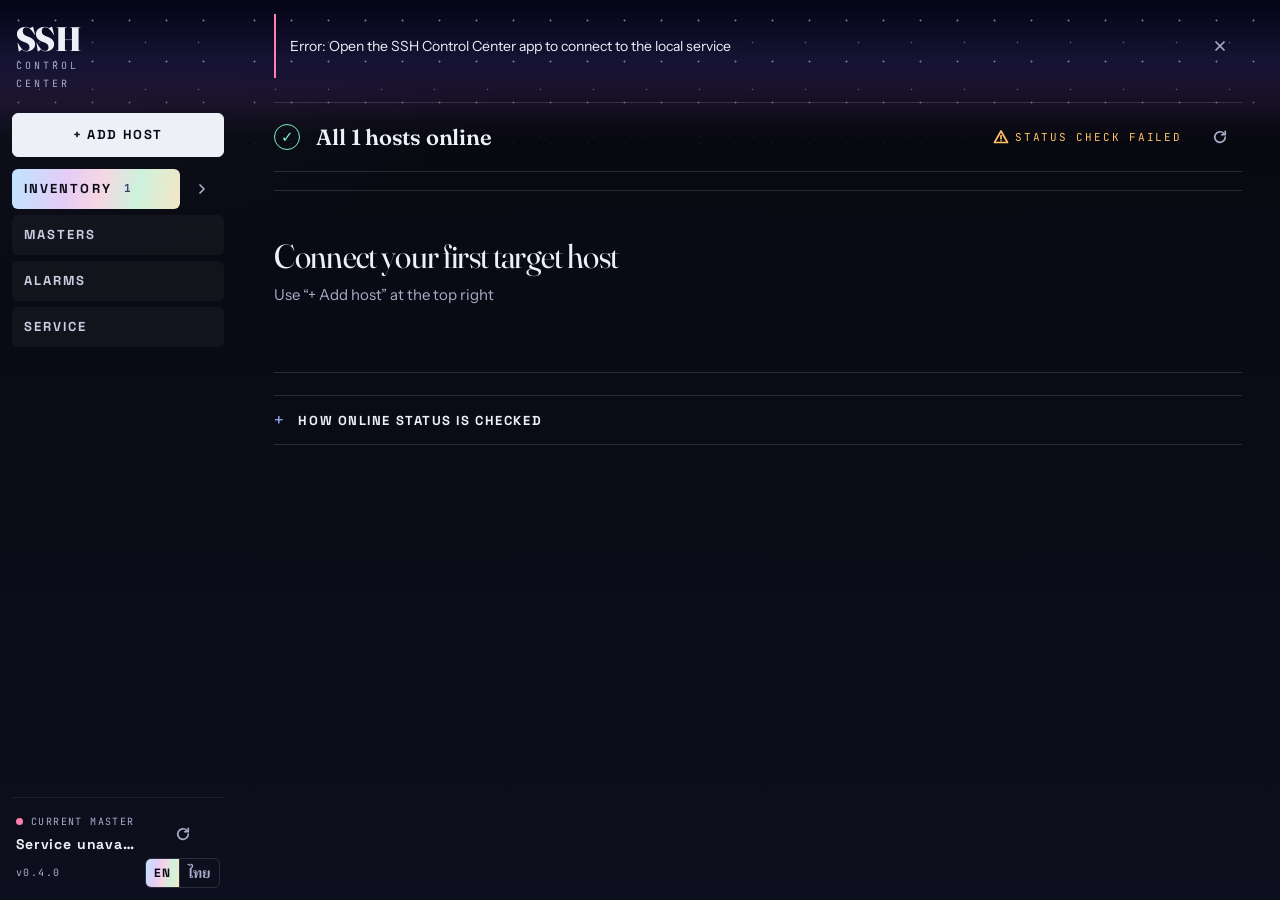
<file: desktop/ui/index.html>
<!doctype html>
<html lang="en">
<head>
  <meta charset="utf-8">
  <meta name="viewport" content="width=device-width, initial-scale=1">
  <meta name="color-scheme" content="dark">
  <title>SSH Control Center</title><link rel="icon" href="data:,">
  <link rel="stylesheet" href="app.css">
  <link rel="stylesheet" href="sky.css">
  <script src="app.js" type="module"></script>
</head>
<!-- Words marked data-i18n (text), data-i18n-aria / -title / -placeholder (attributes) come from strings.js. -->
<body>
  <aside class="app-side" aria-label="Navigation" data-i18n-aria="side.nav">
    <div class="side-logo" role="img" aria-label="SSH Control Center" data-raw><b>SSH</b><span>Control</span><span>Center</span></div>
    <button class="accent add-host" data-action="add-host" data-i18n="side.addHost">+ Add host</button>
    <nav class="side-nav" aria-label="Main menu" data-i18n-aria="side.menu">
      <div class="side-nav-row"><button data-page="datacenter" class="nav active"><span data-i18n="side.inventory">Inventory</span> <span id="fleet-count" class="count">0</span></button><button class="icon-button tree-toggle" data-action="tree-toggle" aria-expanded="false" aria-controls="side-hosts" aria-label="Show or hide the host tree" title="Show or hide the host tree" data-i18n-aria="side.treeToggle" data-i18n-title="side.treeToggle"><svg class="i" viewBox="0 0 16 16" aria-hidden="true"><path d="m4 6 4 4 4-4"/></svg></button></div>
      <div class="side-hosts" id="side-hosts" hidden>
        <div class="search"><svg class="i" viewBox="0 0 16 16" aria-hidden="true"><circle cx="7" cy="7" r="4.5"/><path d="m10.5 10.5 3.5 3.5"/></svg><input id="dc-search" type="search" aria-label="Filter hosts" placeholder="Filter hosts…" data-i18n-aria="side.filter" data-i18n-placeholder="side.filterPlaceholder"></div>
        <div id="dc-tree"></div>
      </div>
      <button data-page="masters" class="nav" data-i18n="side.masters">Masters</button>
      <button data-page="alarms" class="nav"><span data-i18n="side.alarms">Alarms</span> <span id="alarm-count" class="count alarm-count" hidden>0</span></button>
      <button data-page="service" class="nav" data-i18n="side.service">Service</button>
    </nav>
    <div class="side-foot" title="This window operates from this Master" data-i18n-title="side.footTitle"><span class="label"><span id="service-dot" class="dot pending"></span><span data-i18n="side.current">Current Master</span></span><strong id="service-label" data-i18n="side.connecting">Connecting…</strong><small id="app-version" class="side-version">v0.4.0</small>
      <button class="icon-button" id="refresh-all" aria-label="Refresh" title="Refresh" data-i18n-aria="side.refresh" data-i18n-title="side.refresh"><svg class="i" viewBox="0 0 16 16" aria-hidden="true"><path d="M13.25 8A5.25 5.25 0 1 1 11.7 4.3"/><path d="M13.25 2.25v3.5h-3.5"/></svg></button>
      <div class="lang-switch" role="group" aria-label="Language" data-i18n-aria="side.language"><button type="button" data-lang="en" lang="en" aria-pressed="true">EN</button><button type="button" data-lang="th" lang="th" aria-pressed="false">ไทย</button></div></div>
  </aside>
  <div class="app-main">
    <div id="notice" class="notice" role="status" hidden><span id="notice-text"></span><button type="button" class="icon-button" id="notice-close" aria-label="Dismiss" title="Dismiss" data-i18n-aria="side.dismiss" data-i18n-title="side.dismiss"><svg class="i" viewBox="0 0 16 16" aria-hidden="true"><path d="m4 4 8 8M12 4l-8 8"/></svg></button></div>
    <main id="main" tabindex="-1"><div class="empty-inline" data-i18n="side.reading">Reading from the local service…</div></main>
  </div>
  <dialog id="shell-dialog">
    <form id="open-shell-session">
      <h2 id="shell-title"></h2>
      <p class="help" data-i18n="shell.help">The Owner is logged in to several sessions on this host. Choose one for the terminal</p>
      <input id="shell-target" type="hidden" name="targetId">
      <label><span data-i18n="shell.session">Owner session</span><select id="shell-session" name="ownerSessionId" required></select></label>
      <div class="form-actions"><button type="submit" class="primary" data-i18n="shell.open">Open terminal</button><button type="button" data-action="close-shell-dialog" data-i18n="common.cancel">Cancel</button></div>
    </form>
  </dialog>
  <dialog id="delete-dialog">
    <form id="confirm-delete">
      <h2 id="delete-title"></h2>
      <dl class="facts"><dt data-i18n="files.deleteHost">Host</dt><dd id="delete-host"></dd><dt data-i18n="files.deletePath">Path</dt><dd><code id="delete-path"></code></dd></dl>
      <p class="help mt" id="delete-note"></p>
      <label class="mt confirm-label"><span><span data-i18n="files.deleteTypeBefore">Type</span> <code id="delete-name"></code> <span data-i18n="files.deleteTypeAfter">to confirm</span></span><input name="confirm" autocomplete="off" spellcheck="false" required></label>
      <div class="form-actions"><button type="submit" class="danger" disabled data-i18n="files.delete">Delete</button><button type="button" data-action="close-delete" autofocus data-i18n="common.cancel">Cancel</button></div>
    </form>
  </dialog>
  <dialog id="two-way-dialog">
    <form id="confirm-two-way">
      <h2 data-i18n-peer="twoWayDialog.title"></h2>
      <p data-i18n-peer="twoWayDialog.lead"></p>
      <p class="help" data-i18n="twoWayDialog.admin">Windows asks for admin rights once to install on this host:</p>
      <ul class="help dialog-list"><li data-i18n-peer="twoWayDialog.list.0"></li><li data-i18n-peer="twoWayDialog.list.1"></li><li data-i18n-peer="twoWayDialog.list.2"></li></ul>
      <details><summary data-i18n="twoWayDialog.more">More details</summary><p class="help" data-i18n="twoWayDialog.moreText">This host is enrolled as a Target of that Master with the normal pairing flow · The firewall is unchanged; that Master must reach port 22 here · Undo later with “Disable merging” or by revoking the Master</p></details>
      <input type="hidden" name="targetId">
      <div class="form-actions"><button type="submit" class="primary" data-i18n="twoWayDialog.submit">Install and enable two-way</button><button type="button" data-action="close-two-way-dialog" autofocus data-i18n="twoWayDialog.cancel">Cancel</button></div>
    </form>
  </dialog>
  <dialog id="group-dialog">
    <form id="confirm-group">
      <h2 id="group-title"></h2>
      <p class="help" id="group-lead"></p>
      <ul class="dialog-list" id="group-hosts"></ul>
      <div id="group-skipped"></div>
      <div class="form-actions"><button type="submit" class="primary" data-i18n="jobs.groupRun">Run</button><button type="button" data-action="close-group-dialog" autofocus data-i18n="common.cancel">Cancel</button></div>
    </form>
  </dialog>
</body>
</html>
</file>
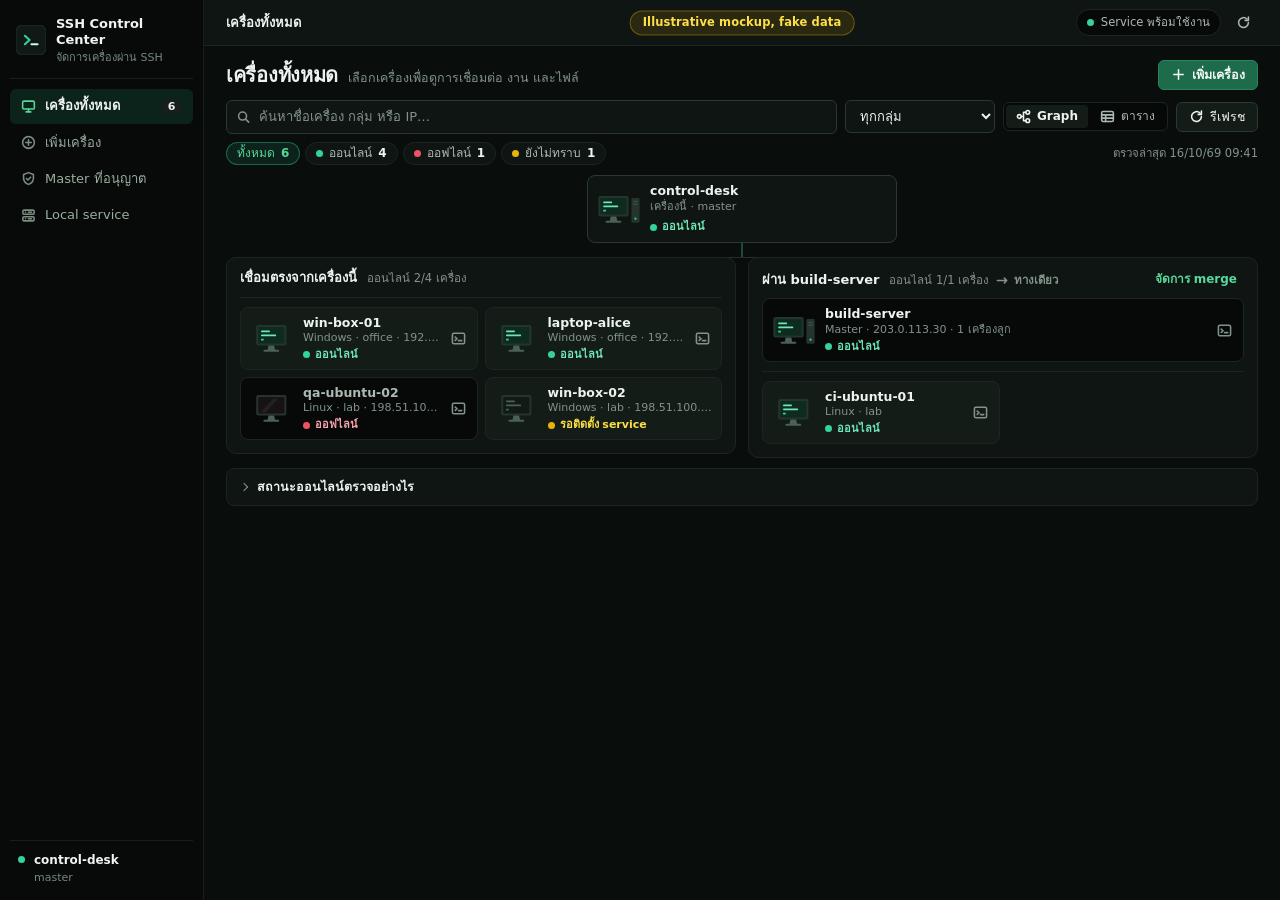
<file: docs/mockup/fleet.html>
<!doctype html>
<html lang="th" data-theme="dark">
<head>
<meta charset="utf-8">
<meta name="viewport" content="width=device-width, initial-scale=1">
<meta name="color-scheme" content="dark">
<title>SSH Control Center - fleet page (illustrative mockup)</title>
<!-- Static illustration of the desktop fleet page. FAKE data only: names, IPs (documentation ranges) and statuses are invented.
     Markup and class names mirror desktop/ui/app.js; the stylesheet below is a copy of desktop/ui/app.css. No scripts, no network.
     Differences from the app: (1) the ribbon, (2) static data and a static (not live) state, (3) the hint panel is collapsed, as on first launch,
     (4) a few presentation-only rules in the "mockup-only additions" block at the end of the stylesheet (no animations, page height, ribbon position).
     Drift check, run from the repo root before a release (prints "in sync" when the style block below equals desktop/ui/app.css, apart from the mockup-only block):
     python -c "h=open('docs/mockup/fleet.html',encoding='utf8').read();c=open('desktop/ui/app.css',encoding='utf8').read();s=h.split('<style>\n',1)[1].split('\n/* mockup-only additions */',1)[0];print('in sync' if s.strip()==c.strip() else 'DRIFT')"
     Re-render on Windows with Leelawadee UI, or on any machine with Noto Sans Thai installed (otherwise Thai shows as boxes). -->
<style>
:root {
  color-scheme: dark;
  --bg-app: #090d0b;
  --bg-surface: #0f1512;
  --bg-elevated: #141c18;
  --bg-sunken: #060908;
  --bg-hover: #19241f;
  --bg-selected: #13251d;
  --border-subtle: #1c2621;
  --border-strong: #2a3931;
  --text-primary: #edf3ef;
  --text-secondary: #adbab2;
  --text-muted: #829389;
  --accent: #1d6b4a;
  --accent-hover: #17583d;
  --accent-text: #56d99a;
  --accent-soft: rgba(52, 211, 153, .11);
  --accent-ring: rgba(86, 217, 154, .32);
  --on-accent: #f4fbf7;
  --status-online: #34d399;
  --status-online-text: #6ee7b7;
  --status-online-bg: rgba(52, 211, 153, .11);
  --status-offline: #f05262;
  --status-offline-text: #fda4af;
  --status-offline-bg: rgba(240, 82, 98, .12);
  --status-warning: #eab308;
  --status-warning-text: #fde047;
  --status-warning-bg: rgba(234, 179, 8, .12);
  --status-info: #38bdf8;
  --status-info-text: #7dd3fc;
  --status-info-bg: rgba(56, 189, 248, .12);
  --sidebar-bg: #070a09;
  --sidebar-text: #9bad9f;
  --sidebar-strong: #eef4f0;
  --sidebar-muted: #76887d;
  --sidebar-hover: rgba(255, 255, 255, .04);
  --sidebar-active: rgba(52, 211, 153, .12);
  --sidebar-line: #161f1b;
  --console-bg: #050807;
  --console-bar: #0b110e;
  --console-line: #19241e;
  --console-text: #e2ebe5;
  --console-muted: #829389;
  --code-bg: #070a09;
  --backdrop: rgba(4, 7, 6, .72);
  --pc-body: #25342d;
  --pc-stand: #4b6156;
  --pc-bay: #3a4d43;
  --pc-screen: #121a16;
  --pc-screen-on: #0d2b1f;
  --pc-line-on: #6ee7b7;
  --pc-screen-off: #171214;
  --pc-screen-wait: #241e11;
  --pc-line-wait: #fcd34d;
  --link-line: #23312a;
  --link-live: #2e8b64;
  --radius-sm: 6px;
  --radius: 8px;
  --radius-lg: 10px;
  font-family: "Segoe UI Variable Text", "Segoe UI", "Noto Sans Thai", "Leelawadee UI", system-ui, sans-serif;
  font-size: 13.5px;
  line-height: 1.5;
  color: var(--text-primary);
  background: var(--bg-app);
}

*, *::before, *::after { box-sizing: border-box; }
html, body { height: 100%; }
body { margin: 0; background: var(--bg-app); color: var(--text-primary); -webkit-font-smoothing: antialiased; }
::selection { background: var(--accent-soft); color: var(--text-primary); }
::-webkit-scrollbar { width: 9px; height: 9px; }
::-webkit-scrollbar-track { background: transparent; }
::-webkit-scrollbar-thumb { background: var(--border-strong); border-radius: 8px; border: 2px solid var(--bg-app); }
* { scrollbar-color: var(--border-strong) transparent; }
button, input, textarea, select { font: inherit; color: inherit; }
h1 { font-size: 20px; line-height: 1.3; letter-spacing: -.015em; font-weight: 650; margin: 0; text-wrap: balance; }
h2 { font-size: 15px; line-height: 1.35; font-weight: 600; margin: 0; text-wrap: balance; }
h3 { font-size: 13px; line-height: 1.35; font-weight: 600; margin: 0; }
p { margin: 0 0 10px; color: var(--text-secondary); max-width: 70ch; }
p:last-child { margin-bottom: 0; }
small, .help, .muted { color: var(--text-muted); font-size: 12px; line-height: 1.45; }
code, pre, .mono { font-family: "Cascadia Mono", "Consolas", "Ubuntu Mono", monospace; }
code { font-size: 12px; overflow-wrap: anywhere; }
pre { margin: 0; padding: 12px; background: var(--code-bg); color: var(--text-primary); border: 1px solid var(--border-subtle); border-radius: var(--radius-sm); overflow: auto; max-height: 300px; font-size: 12px; line-height: 1.55; white-space: pre-wrap; word-break: break-word; }
td, .num { font-variant-numeric: tabular-nums; }
svg.i { width: 15px; height: 15px; flex: none; fill: none; stroke: currentColor; stroke-width: 1.65; stroke-linecap: round; stroke-linejoin: round; }

/* Controls */
button {
  display: inline-flex; align-items: center; justify-content: center; gap: 6px;
  border: 1px solid var(--border-strong); background: var(--bg-elevated); color: var(--text-primary);
  padding: 6px 12px; border-radius: var(--radius-sm); cursor: pointer; font-weight: 500; font-size: 12.5px; line-height: 1.25;
  white-space: nowrap; transition: background-color .15s ease-out, border-color .15s ease-out, color .15s ease-out;
}
button:hover:not(:disabled) { background: var(--bg-hover); border-color: #3a5044; }
button:active:not(:disabled) { transform: translateY(.5px); }
button:disabled { opacity: .45; cursor: not-allowed; transform: none; }
button.primary { background: var(--accent); border-color: #28855d; color: var(--on-accent); font-weight: 600; }
button.primary:hover:not(:disabled) { background: var(--accent-hover); border-color: #319c6e; }
button.danger { color: var(--status-offline-text); border-color: rgba(240, 82, 98, .4); background: transparent; }
button.danger:hover:not(:disabled) { background: var(--status-offline-bg); border-color: var(--status-offline); }
button.text-button { border-color: transparent; background: transparent; color: var(--accent-text); padding: 4px 8px; font-weight: 600; }
button.text-button:hover:not(:disabled) { background: var(--accent-soft); border-color: transparent; }
button.text-button.danger { color: var(--status-offline-text); }
button.text-button.danger:hover:not(:disabled) { background: var(--status-offline-bg); }
button.icon-button { padding: 6px; border-color: transparent; background: transparent; color: var(--text-secondary); }
button.icon-button:hover:not(:disabled) { background: var(--bg-hover); color: var(--text-primary); border-color: transparent; }
button.small { padding: 4px 9px; font-size: 12px; }
.row-button { border: 0; background: transparent !important; color: var(--text-primary); padding: 0; font-weight: 600; text-align: left; justify-content: flex-start; white-space: normal; }
.row-button:hover:not(:disabled) { color: var(--accent-text); }

input:not([type="checkbox"]):not([type="hidden"]), select, textarea {
  width: 100%; border: 1px solid var(--border-strong); border-radius: var(--radius-sm);
  padding: 7px 10px; background: var(--bg-sunken); color: var(--text-primary); font-size: 13px; line-height: 1.4;
  transition: border-color .15s ease-out, box-shadow .15s ease-out;
}
input::placeholder, textarea::placeholder { color: var(--text-muted); opacity: 1; }
input:focus, select:focus, textarea:focus { outline: none; border-color: var(--accent-text); box-shadow: 0 0 0 3px var(--accent-ring); }
button:focus-visible, summary:focus-visible { outline: 2px solid var(--accent-text); outline-offset: 2px; }
input[type="checkbox"] { width: 15px; height: 15px; margin: 0; accent-color: var(--status-online); }
label { display: flex; flex-direction: column; gap: 5px; font-weight: 500; font-size: 12.5px; color: var(--text-primary); }
label > small { font-weight: 400; margin-top: -2px; }
.check-label { flex-direction: row !important; align-items: center; gap: 8px !important; font-weight: 500; cursor: pointer; }

/* App shell */
.sidebar {
  position: fixed; inset: 0 auto 0 0; width: 204px;
  background: var(--sidebar-bg); color: var(--sidebar-text);
  display: flex; flex-direction: column; padding: 14px 10px 12px;
  border-right: 1px solid var(--sidebar-line); z-index: 20; user-select: none;
}
.brand { display: flex; align-items: center; gap: 10px; padding: 2px 6px 14px; border-bottom: 1px solid var(--sidebar-line); margin-bottom: 10px; }
.brand-mark { width: 30px; height: 30px; flex: none; }
.brand-name { font-weight: 650; font-size: 13px; color: var(--sidebar-strong); line-height: 1.25; min-width: 0; }
.brand-name span { display: block; font-size: 11px; font-weight: 400; color: var(--sidebar-muted); margin-top: 2px; }
.sidebar nav { display: flex; flex-direction: column; gap: 2px; }
.nav {
  width: 100%; justify-content: flex-start; gap: 9px; border-color: transparent;
  background: transparent; color: var(--sidebar-text); padding: 8px 10px; font-weight: 500; font-size: 13px;
}
.nav svg.i { opacity: .8; }
.nav:hover:not(:disabled) { background: var(--sidebar-hover); color: var(--sidebar-strong); border-color: transparent; }
.nav.active { background: var(--sidebar-active); color: var(--sidebar-strong); font-weight: 600; border-color: transparent; }
.nav.active svg.i { opacity: 1; color: var(--accent-text); }
.nav .count { margin-left: auto; font-size: 11px; min-width: 21px; padding: 1px 6px; text-align: center; background: var(--sidebar-line); color: var(--sidebar-strong); border-radius: 99px; font-variant-numeric: tabular-nums; }
.sidebar-foot {
  margin-top: auto; padding: 10px 8px 2px; border-top: 1px solid var(--sidebar-line);
  display: grid; grid-template-columns: 8px minmax(0, 1fr); column-gap: 8px; row-gap: 1px; align-items: center; font-size: 12px;
}
.sidebar-foot strong { color: var(--sidebar-strong); font-weight: 600; white-space: nowrap; overflow: hidden; text-overflow: ellipsis; }
.sidebar-foot > span:last-child { grid-column: 2; color: var(--sidebar-muted); font-size: 11px; white-space: nowrap; overflow: hidden; text-overflow: ellipsis; }

.workspace { margin-left: 204px; min-height: 100vh; display: flex; flex-direction: column; min-width: 0; }
.topbar {
  height: 46px; padding: 0 22px; background: var(--bg-surface);
  border-bottom: 1px solid var(--border-subtle);
  display: flex; align-items: center; justify-content: space-between; gap: 12px; position: sticky; top: 0; z-index: 10;
}
.breadcrumb { display: flex; align-items: center; gap: 6px; font-size: 13px; color: var(--text-muted); min-width: 0; }
.breadcrumb strong { color: var(--text-primary); font-weight: 600; white-space: nowrap; overflow: hidden; text-overflow: ellipsis; }
.breadcrumb button { border: 0; background: transparent; color: var(--text-secondary); padding: 3px 6px; margin-left: -6px; font-weight: 500; }
.breadcrumb button:hover { color: var(--text-primary); background: var(--bg-hover); }
.breadcrumb svg.i { width: 13px; height: 13px; color: var(--text-muted); }
.topbar-tools { display: flex; align-items: center; gap: 8px; }
.service-pill { display: inline-flex; align-items: center; gap: 7px; padding: 4px 10px; border-radius: 99px; background: var(--bg-sunken); border: 1px solid var(--border-subtle); font-size: 11.5px; color: var(--text-secondary); }

.dot { width: 7px; height: 7px; border-radius: 50%; background: var(--text-muted); display: inline-block; flex: none; }
.dot.good { background: var(--status-online); }
.dot.bad { background: var(--status-offline); }
.dot.pending { background: var(--status-warning); }

.notice {
  margin: 0; padding: 8px 22px; background: var(--status-online-bg); color: var(--status-online-text);
  border-bottom: 1px solid var(--border-subtle); font-weight: 500; font-size: 12.5px;
  display: flex; align-items: center; justify-content: space-between; gap: 12px; white-space: pre-line;
}
.notice[hidden] { display: none; }
.notice.error { background: var(--status-offline-bg); color: var(--status-offline-text); }

main { flex: 1; width: 100%; max-width: 1240px; padding: 14px 22px 24px; outline: none; }

/* Page structure */
.page-heading { display: flex; align-items: center; justify-content: space-between; gap: 14px; margin-bottom: 10px; flex-wrap: wrap; }
.page-heading > div:first-child { display: flex; align-items: baseline; gap: 10px; flex-wrap: wrap; }
.page-heading p { margin: 0; color: var(--text-muted); font-size: 12.5px; }
.page-actions { display: flex; gap: 8px; align-items: center; flex-wrap: wrap; }

.surface { background: var(--bg-surface); border: 1px solid var(--border-subtle); border-radius: var(--radius-lg); padding: 16px; }
.surface + .surface, .section + .section, .surface + .section, .section + .surface { margin-top: 14px; }
.stack { display: grid; gap: 14px; }
.stack > .surface + .surface { margin-top: 0; }
.section-heading { display: flex; align-items: center; justify-content: space-between; gap: 12px; margin-bottom: 10px; flex-wrap: wrap; }
.section-heading p { margin: 2px 0 0; font-size: 12px; }
.split { display: grid; grid-template-columns: repeat(2, minmax(0, 1fr)); gap: 14px; align-items: start; }
.form-grid { display: grid; grid-template-columns: repeat(2, minmax(0, 1fr)); gap: 12px 14px; }
.full { grid-column: 1 / -1; }
.form-actions { display: flex; gap: 8px; align-items: center; margin-top: 12px; flex-wrap: wrap; }

/* Fleet toolbar & filters */
.toolbar { display: flex; gap: 8px; align-items: center; margin-bottom: 8px; flex-wrap: wrap; }
.search { position: relative; flex: 1 1 220px; min-width: 180px; }
.search svg.i { position: absolute; left: 10px; top: 50%; transform: translateY(-50%); color: var(--text-muted); pointer-events: none; }
.search input[type="search"] { padding-left: 32px; background: var(--bg-surface); }
.toolbar select { width: auto; min-width: 150px; background: var(--bg-surface); }
.segmented { display: inline-flex; padding: 2px; border-radius: var(--radius-sm); background: var(--bg-sunken); border: 1px solid var(--border-subtle); gap: 2px; }
.segmented button { border: 0; background: transparent; color: var(--text-secondary); padding: 4px 10px; font-size: 12px; border-radius: 4px; }
.segmented button[aria-pressed="true"] { background: var(--bg-elevated); color: var(--text-primary); font-weight: 600; }

.status-bar { display: flex; align-items: center; justify-content: space-between; gap: 10px; margin-bottom: 10px; flex-wrap: wrap; }
.status-filters { display: flex; gap: 5px; flex-wrap: wrap; }
.status-filter { padding: 3px 10px; border-radius: 99px; font-size: 12px; background: var(--bg-surface); border-color: var(--border-subtle); color: var(--text-secondary); gap: 6px; }
.status-filter strong { font-variant-numeric: tabular-nums; color: var(--text-primary); }
.status-filter[aria-pressed="true"] { background: var(--accent-soft); border-color: rgba(52, 211, 153, .38); color: var(--accent-text); }
.status-filter[aria-pressed="true"] strong { color: var(--accent-text); }
.status-meta { font-size: 11.5px; color: var(--text-muted); font-variant-numeric: tabular-nums; }
.status-meta.error { color: var(--status-warning-text); display: inline-flex; align-items: center; gap: 5px; }

/* Tables */
.table-wrap { background: var(--bg-surface); border: 1px solid var(--border-subtle); border-radius: var(--radius-lg); overflow-x: auto; }
.surface .table-wrap, details .table-wrap { border-radius: var(--radius); }
table { width: 100%; border-collapse: collapse; text-align: left; }
th { font-size: 11.5px; font-weight: 600; color: var(--text-muted); padding: 8px 14px; background: var(--bg-sunken); border-bottom: 1px solid var(--border-subtle); white-space: nowrap; }
td { padding: 9px 14px; border-bottom: 1px solid var(--border-subtle); font-size: 12.5px; vertical-align: middle; }
tbody tr:last-child td { border-bottom: 0; }
tbody tr.clickable:hover { background: var(--bg-hover); }
td strong { font-weight: 600; }
td small { display: block; margin-top: 1px; }
td.wrap { max-width: 440px; overflow-wrap: anywhere; }
td.actions { width: 1%; white-space: nowrap; }
td.actions .target-actions { flex-wrap: nowrap; justify-content: flex-end; }
td > code { white-space: nowrap; overflow-wrap: normal; }
.name-cell { display: flex; align-items: center; gap: 10px; min-width: 0; }
.name-cell > div { min-width: 0; }

/* Badges & Chips */
.badge {
  display: inline-flex; align-items: center; gap: 6px; padding: 2px 8px; border-radius: 99px;
  font-size: 11.5px; font-weight: 600; background: var(--bg-sunken); color: var(--text-secondary);
  border: 1px solid var(--border-subtle); white-space: nowrap;
}
.badge::before { content: ""; width: 6px; height: 6px; border-radius: 50%; background: currentColor; opacity: .85; }
.badge.good { background: var(--status-online-bg); color: var(--status-online-text); border-color: rgba(52, 211, 153, .28); }
.badge.bad { background: var(--status-offline-bg); color: var(--status-offline-text); border-color: rgba(240, 82, 98, .28); }
.badge.pending { background: var(--status-warning-bg); color: var(--status-warning-text); border-color: rgba(234, 179, 8, .28); }
.badge.running { background: var(--status-info-bg); color: var(--status-info-text); border-color: rgba(56, 189, 248, .28); }
.chip { display: inline-flex; align-items: center; gap: 4px; padding: 1px 7px; border-radius: 5px; font-size: 11.5px; background: var(--bg-sunken); color: var(--text-secondary); border: 1px solid var(--border-subtle); font-weight: 500; }

/* Callouts */
.callout {
  display: flex; align-items: flex-start; gap: 12px; padding: 12px 14px;
  border-radius: var(--radius); border: 1px solid var(--border-subtle); background: var(--bg-surface);
}
.callout > svg.i { width: 17px; height: 17px; margin-top: 2px; color: var(--text-muted); }
.callout-body { flex: 1; min-width: 0; }
.callout-body strong { display: block; font-weight: 600; color: var(--text-primary); margin-bottom: 2px; }
.callout-body p { font-size: 12.5px; margin-bottom: 6px; }
.callout.good { background: var(--status-online-bg); border-color: rgba(52, 211, 153, .26); }
.callout.good > svg.i, .callout.good .callout-body strong { color: var(--status-online-text); }
.callout.bad { background: var(--status-offline-bg); border-color: rgba(240, 82, 98, .28); }
.callout.bad > svg.i, .callout.bad .callout-body strong { color: var(--status-offline-text); }
.callout.pending { background: var(--status-warning-bg); border-color: rgba(234, 179, 8, .28); }
.callout.pending > svg.i, .callout.pending .callout-body strong { color: var(--status-warning-text); }
.callout + .tabs { margin-top: 14px; }
.callout ul { margin: 6px 0 0; padding-left: 18px; color: var(--text-secondary); font-size: 12.5px; }
.callout li + li { margin-top: 3px; }
.callout li b { color: var(--text-primary); }
.callout code { background: rgba(0, 0, 0, .28); padding: 1px 5px; border-radius: 4px; }

/* Disclosures */
details { border: 1px solid var(--border-subtle); border-radius: var(--radius); background: var(--bg-surface); overflow: hidden; }
details + details { margin-top: 8px; }
summary {
  cursor: pointer; font-weight: 600; font-size: 12.5px; color: var(--text-primary);
  padding: 9px 14px; display: flex; align-items: center; gap: 8px; list-style: none; user-select: none;
}
summary::-webkit-details-marker { display: none; }
summary::before {
  content: ""; width: 6px; height: 6px; border-right: 1.8px solid var(--text-muted); border-bottom: 1.8px solid var(--text-muted);
  transform: rotate(-45deg); transition: transform .15s ease-out; margin-right: 2px; flex: none;
}
details[open] > summary::before { transform: rotate(45deg); }
details[open] > summary { border-bottom: 1px solid var(--border-subtle); background: var(--bg-sunken); }
details > div, details > form, details > p { padding: 14px; }
summary small { font-weight: 400; margin-left: auto; }
.disclosure-list { display: flex; flex-direction: column; gap: 8px; margin-top: 14px; }
.disclosure-list details + details { margin-top: 0; }

/* Key-value & Stat grid */
.facts { display: grid; grid-template-columns: repeat(auto-fit, minmax(190px, 1fr)); gap: 12px 16px; margin: 0; }
.facts div { min-width: 0; }
.facts dt { font-size: 11.5px; color: var(--text-muted); margin-bottom: 2px; }
.facts dd { margin: 0; font-weight: 500; overflow-wrap: anywhere; font-size: 13px; }
.stat-grid { display: grid; grid-template-columns: repeat(auto-fit, minmax(170px, 1fr)); gap: 1px; background: var(--border-subtle); border: 1px solid var(--border-subtle); border-radius: var(--radius-lg); overflow: hidden; margin-bottom: 14px; }
.stat { background: var(--bg-surface); padding: 12px 14px; min-width: 0; }
.stat-label { font-size: 11.5px; color: var(--text-muted); margin-bottom: 4px; }
.stat-value { font-size: 14px; font-weight: 600; color: var(--text-primary); overflow-wrap: anywhere; font-variant-numeric: tabular-nums; }
.stat-sub { font-size: 11.5px; color: var(--text-muted); margin-top: 2px; }
.copy-row { display: flex; align-items: center; justify-content: space-between; gap: 10px; padding: 7px 10px; background: var(--bg-sunken); border: 1px solid var(--border-subtle); border-radius: var(--radius-sm); }
.copy-row code { flex: 1; min-width: 0; }
.copy-row + .copy-row { margin-top: 6px; }
.client-link-grid { display: grid; grid-template-columns: repeat(auto-fit, minmax(260px, 1fr)); gap: 12px; margin-top: 12px; }
.client-link .card-head { align-items: flex-start; }
.client-link .facts { margin: 10px 0; }
.client-link details { margin-top: 8px; }
.client-link .form-actions { margin-top: 8px; gap: 8px; align-items: center; }

/* Empty states */
.empty { text-align: center; padding: 32px 20px; background: var(--bg-surface); border: 1px solid var(--border-subtle); border-radius: var(--radius-lg); }
.empty h2 { margin-bottom: 6px; }
.empty p { color: var(--text-muted); max-width: 440px; margin: 0 auto 14px; }
.empty .page-actions { justify-content: center; }
.empty-inline { padding: 16px; color: var(--text-muted); font-size: 12.5px; text-align: center; line-height: 1.6; }
.error-inline { padding: 10px 12px; border-radius: var(--radius-sm); background: var(--status-offline-bg); color: var(--status-offline-text); font-size: 12.5px; }

/* Target workspace */
.back-bar { margin-bottom: 6px; }
.target-title { display: flex; flex-direction: column; gap: 6px; min-width: 0; }
.target-title h1 { overflow-wrap: anywhere; }
.meta-row { display: flex; align-items: center; gap: 6px; flex-wrap: wrap; }
.target-actions { display: flex; gap: 6px; align-items: center; flex-wrap: wrap; }
.tabs { display: flex; gap: 4px; border-bottom: 1px solid var(--border-subtle); margin-bottom: 14px; }
.tabs button {
  border: 0; border-bottom: 2px solid transparent; border-radius: 0; background: transparent;
  color: var(--text-muted); padding: 7px 12px 9px; font-weight: 600; margin-bottom: -1px;
}
.tabs button:hover:not(:disabled) { color: var(--text-primary); background: transparent; }
.tabs button.active { color: var(--accent-text); border-bottom-color: var(--accent-text); }

/* Jobs & Console */
.jobs-toolbar { display: flex; align-items: center; justify-content: space-between; gap: 10px; margin-bottom: 10px; flex-wrap: wrap; }
.new-job { margin-bottom: 14px; }
.new-job h2 { margin-bottom: 10px; }
.new-job details { margin-top: 10px; background: var(--bg-sunken); }
.job-layout { display: grid; grid-template-columns: 260px minmax(0, 1fr); gap: 14px; align-items: start; }
.job-list { background: var(--bg-surface); border: 1px solid var(--border-subtle); border-radius: var(--radius-lg); overflow: hidden; max-height: 520px; overflow-y: auto; }
.job-row {
  width: 100%; display: block; text-align: left; padding: 10px 12px; border: 0;
  border-bottom: 1px solid var(--border-subtle); border-radius: 0; background: transparent;
}
.job-row:last-child { border-bottom: 0; }
.job-row:hover:not(:disabled) { background: var(--bg-hover); }
.job-row.active { background: var(--bg-selected); box-shadow: inset 0 0 0 1px var(--accent-text); }
.job-row > div { display: flex; justify-content: space-between; align-items: center; gap: 8px; margin-bottom: 4px; }
.job-row code { display: block; white-space: nowrap; overflow: hidden; text-overflow: ellipsis; font-size: 12px; color: var(--text-primary); }
.job-row small { display: block; margin-top: 3px; }
.job-detail { min-width: 0; }
.job-head { display: flex; align-items: flex-start; justify-content: space-between; gap: 12px; margin-bottom: 10px; flex-wrap: wrap; }
.job-meta { display: flex; flex-wrap: wrap; gap: 6px 14px; font-size: 12px; color: var(--text-muted); margin: 8px 0 12px; }
.job-meta span { display: inline-flex; align-items: center; gap: 5px; }
.console { background: var(--console-bg); color: var(--console-text); border-radius: var(--radius); border: 1px solid var(--console-line); overflow: hidden; }
.console-bar { display: flex; align-items: center; justify-content: space-between; gap: 8px; padding: 6px 10px; background: var(--console-bar); border-bottom: 1px solid var(--console-line); flex-wrap: wrap; }
.console-bar .segmented { background: rgba(255, 255, 255, .04); border-color: rgba(255, 255, 255, .1); }
.console-bar .segmented button { color: var(--console-muted); padding: 3px 9px; font-size: 11.5px; }
.console-bar .segmented button[aria-pressed="true"] { background: rgba(255, 255, 255, .12); color: #ffffff; box-shadow: none; }
.console-bar button:not(.segmented button) { background: rgba(255, 255, 255, .06); border-color: rgba(255, 255, 255, .14); color: var(--console-text); padding: 3px 9px; font-size: 11.5px; }
.console-bar button:not(.segmented button):hover:not(:disabled) { background: rgba(255, 255, 255, .12); }
.console pre { background: transparent; color: var(--console-text); border: 0; border-radius: 0; max-height: 360px; padding: 12px; }
.live-pill { display: inline-flex; align-items: center; gap: 6px; font-size: 11.5px; color: var(--console-muted); }

/* Files */
.path-bar { display: flex; gap: 6px; align-items: center; margin-bottom: 12px; flex-wrap: wrap; }
.path-bar input { flex: 1 1 240px; background: var(--bg-surface); }
.file-name { display: inline-flex; align-items: center; gap: 7px; font-weight: 500; }
.file-name.folder { font-weight: 600; }
.file-name svg.i { color: var(--text-muted); }
.file-name.folder svg.i { color: var(--accent-text); }
.editor { margin-top: 14px; }
.editor-head { display: flex; align-items: center; justify-content: space-between; gap: 10px; margin-bottom: 8px; flex-wrap: wrap; }

/* Enrollment */
.stepper { list-style: none; padding: 0; display: grid; grid-template-columns: repeat(4, 1fr); gap: 8px; margin: 0 0 16px; counter-reset: step; }
.stepper li { display: flex; gap: 9px; align-items: flex-start; padding: 8px 10px; border-radius: 8px; border: 1px solid var(--border-subtle); background: var(--bg-surface); color: var(--text-muted); }
.step-num {
  width: 20px; height: 20px; border-radius: 50%; border: 1.5px solid var(--border-strong);
  display: inline-flex; align-items: center; justify-content: center; font-size: 11px; font-weight: 700; flex: none; margin-top: 1px;
  font-variant-numeric: tabular-nums;
}
.stepper li.done .step-num { background: var(--status-online); border-color: var(--status-online); color: #051610; }
.stepper li.current { background: var(--accent-soft); border-color: rgba(52, 211, 153, .32); color: var(--text-secondary); }
.stepper li.current .step-num { border-color: var(--accent-text); color: var(--accent-text); background: rgba(52, 211, 153, .12); }
.stepper li.current strong { color: var(--text-primary); }
.stepper strong { display: block; font-size: 12.5px; color: var(--text-secondary); line-height: 1.3; }
.stepper small { display: block; font-size: 11px; margin-top: 1px; }

.pairing-card { display: flex; flex-direction: column; gap: 12px; }
.pairing-progress { display: flex; flex-direction: column; gap: 8px; }
.Inline-form { display: flex; gap: 8px; align-items: flex-end; flex-wrap: wrap; margin-top: 6px; }
.Inline-form label { flex: 1 1 220px; }

/* Masters */
.card-head { display: flex; align-items: flex-start; justify-content: space-between; gap: 12px; margin-bottom: 12px; flex-wrap: wrap; }
.card-head p { margin: 2px 0 0; font-size: 12px; }
.discovered { margin-bottom: 12px; padding: 12px; background: var(--bg-sunken); border: 1px solid var(--border-subtle); border-radius: var(--radius); }
.discovered-head { display: flex; justify-content: space-between; align-items: center; gap: 8px; margin-bottom: 8px; }

/* Dialogs */
dialog { border: 1px solid var(--border-strong); border-radius: 10px; padding: 20px; max-width: 500px; width: calc(100% - 40px); color: var(--text-primary); background: var(--bg-elevated); }
dialog::backdrop { background: var(--backdrop); }
dialog h2 { margin-bottom: 8px; }
dialog p { font-size: 13px; }
.dialog-list { margin: -4px 0 12px; padding-left: 20px; }

/* Fleet Constellation Topology */
.constellation { display: flex; flex-direction: column; align-items: stretch; }
.constellation-core {
  position: relative; align-self: center; width: min(310px, 100%);
  padding: 0 0 14px; display: flex; justify-content: center;
}
.constellation-core::after {
  content: ""; position: absolute; left: 50%; bottom: 0; width: 1px; height: 14px;
  background: var(--link-line); transform: translateX(-50%);
}
.constellation-core.is-live::after { background: var(--link-live); }
.constellation-sectors { display: grid; grid-template-columns: 1fr; gap: 12px; position: relative; }
.constellation-sectors.is-multi { grid-template-columns: repeat(auto-fit, minmax(340px, 1fr)); align-items: start; }
.constellation-sectors.is-multi::before {
  content: ""; position: absolute; top: 0; left: 22%; right: 22%; height: 1px;
  background: var(--link-line); pointer-events: none;
}
.sector {
  position: relative; background: var(--bg-surface); border: 1px solid var(--border-subtle);
  border-radius: var(--radius-lg); padding: 11px 13px 13px;
}
.sector-head { display: flex; flex-direction: column; gap: 8px; padding-bottom: 9px; margin-bottom: 9px; border-bottom: 1px solid var(--border-subtle); }
.sector-title { display: flex; align-items: center; justify-content: space-between; gap: 10px; flex-wrap: wrap; }
.sector-title > div { display: flex; align-items: baseline; gap: 10px; flex-wrap: wrap; }
.sector-title .meta-row { color: var(--text-muted); font-size: 11.5px; }
.sector-title .text-button { padding: 2px 6px; font-size: 12px; }
.direction { display: inline-flex; align-items: center; gap: 4px; font-size: 11.5px; font-weight: 600; color: var(--text-muted); }
.direction.is-both { color: var(--accent-text); }
.sector-nodes { display: grid; grid-template-columns: repeat(auto-fill, minmax(200px, 1fr)); gap: 7px; }

.node {
  position: relative; display: flex; align-items: center; min-width: 0;
  border: 1px solid var(--border-subtle); border-radius: var(--radius);
  background: var(--bg-elevated); transition: border-color .15s ease-out, background-color .15s ease-out;
}
.node:hover { border-color: var(--border-strong); background: var(--bg-hover); }
.node.is-root { width: 100%; background: var(--bg-surface); border-color: var(--border-strong); }
.node.is-master:not(.is-root) { background: var(--bg-sunken); }
.node-main {
  flex: 1; display: grid; grid-template-columns: 44px minmax(0, 1fr); align-items: center; gap: 9px;
  min-width: 0; border: 0; border-radius: var(--radius); background: transparent !important;
  padding: 7px 9px; text-align: left; color: var(--text-primary); white-space: normal;
}
.node:has(.node-shell) .node-main { padding-right: 4px; }
.node-info { display: flex; flex-direction: column; min-width: 0; gap: 1px; }
.node-label { font-weight: 600; font-size: 12.5px; line-height: 1.25; white-space: nowrap; overflow: hidden; text-overflow: ellipsis; display: flex; align-items: center; gap: 5px; }
.node-sub { font-size: 11px; color: var(--text-muted); white-space: nowrap; overflow: hidden; text-overflow: ellipsis; font-variant-numeric: tabular-nums; }
.node-state { display: inline-flex; align-items: center; gap: 5px; font-size: 11px; font-weight: 600; color: var(--text-muted); margin-top: 2px; }
.node-tag { font-size: 10px; font-weight: 500; padding: 0 5px; border-radius: 4px; background: var(--bg-sunken); border: 1px solid var(--border-subtle); color: var(--text-secondary); flex: none; }
.node-shell { flex: none; padding: 5px 6px; margin-right: 4px; border-color: transparent; background: transparent; color: var(--text-muted); }
.node-shell:hover:not(:disabled) { color: var(--accent-text); background: var(--accent-soft); border-color: transparent; }

.is-online .node-state { color: var(--status-online-text); }
.is-online .dot { background: var(--status-online); }
.is-offline .dot { background: var(--status-offline); }
.is-offline .node-state { color: var(--status-offline-text); }
.node.is-offline { background: var(--bg-sunken); }
.is-offline .node-label { color: var(--text-secondary); }
.is-checking .dot, .is-legacy .dot { background: var(--status-warning); }
.is-legacy .node-state { color: var(--status-warning-text); }

/* Animated PC icon */
.pc { width: 44px; height: 32px; flex: none; overflow: visible; }
.pc-body { fill: var(--pc-body); }
.pc-stand { fill: var(--pc-stand); }
.pc-bay { fill: var(--pc-bay); }
.pc-led { fill: var(--pc-bay); }
.pc-screen { fill: var(--pc-screen); transition: fill .4s; }
.pc-line, .pc-cursor { fill: var(--pc-stand); }
.pc-glare { display: none; }
.pc-type { transform-box: fill-box; transform-origin: left center; }
.is-online .pc-screen { fill: var(--pc-screen-on); }
.is-online .pc-line { fill: var(--pc-line-on); }
.is-online .pc-cursor { fill: var(--status-online); animation: blink 1.1s steps(1) infinite; }
.is-online .pc-type { animation: type 3.4s ease-in-out infinite; }
.is-online .pc-led { fill: var(--status-online); animation: breathe 2.4s ease-in-out infinite; }
.is-offline .pc-screen { fill: var(--pc-screen-off); }
.is-offline .pc-line, .is-offline .pc-cursor { display: none; }
.is-offline .pc-glare { display: block; fill: #ffffff10; }
.is-checking .pc-screen { fill: var(--pc-screen-wait); animation: breathe 1.6s ease-in-out infinite; }
.is-checking .pc-line, .is-checking .pc-cursor { fill: var(--pc-line-wait); }
.just-changed.is-online .pc-screen { animation: power-on .7s ease-out; }
.just-changed.is-offline .pc-screen { animation: power-off .6s ease-in; }
@keyframes blink { 50% { opacity: 0; } }
@keyframes type { 0% { transform: scaleX(.15); } 55%, 100% { transform: scaleX(1); } }
@keyframes breathe { 50% { opacity: .55; } }
@keyframes power-on { 0% { fill: var(--pc-screen-off); } 35% { fill: #d1fae5; } }
@keyframes power-off { 0% { fill: #d1fae5; } }

.fleet-hint { margin-top: 10px; }
.fleet-hint ul { margin: 0; padding-left: 18px; font-size: 12px; color: var(--text-muted); line-height: 1.75; }

@media (prefers-reduced-motion: reduce) {
  *, *::before, *::after { animation: none !important; transition: none !important; }
}

@media (max-width: 1020px) {
  .sidebar { width: 184px; }
  .workspace { margin-left: 184px; }
  .topbar { padding: 0 18px; }
  .notice { padding: 8px 18px; }
  main { padding: 14px 18px 24px; }
  .split { grid-template-columns: 1fr; }
  .job-layout { grid-template-columns: 220px minmax(0, 1fr); }
  .service-pill span:last-child { display: none; }
}

@media (max-width: 860px) {
  .sidebar { width: 164px; padding-left: 8px; padding-right: 8px; }
  .workspace { margin-left: 164px; }
  .brand-name span { display: none; }
  .nav { font-size: 12px; gap: 7px; }
  .topbar { padding: 0 14px; }
  main { padding: 12px 14px 22px; }
  .job-layout { grid-template-columns: 1fr; }
  .job-list { max-height: 200px; }
  .form-grid { gap: 12px; grid-template-columns: 1fr; }
  .stepper { grid-template-columns: repeat(2, 1fr); }
  .surface { padding: 14px; }
  th, td { padding: 8px 10px; }
  td.actions .btn-label { display: none; }
  .constellation-sectors.is-multi { grid-template-columns: 1fr; }
  .constellation-sectors.is-multi::before { display: none; }
  .sector-nodes { grid-template-columns: repeat(auto-fill, minmax(175px, 1fr)); }
}

/* mockup-only additions */
html, body { height: auto; min-height: 100%; }
*, *::before, *::after { animation: none !important; transition: none !important; }
.mock-ribbon { position: absolute; left: 50%; top: 50%; transform: translate(-50%, -50%); padding: 3px 12px; border-radius: 99px; font-size: 11.5px; font-weight: 600; letter-spacing: .01em;
  background: var(--status-warning-bg); color: var(--status-warning-text); border: 1px solid rgba(234, 179, 8, .38); white-space: nowrap; }
</style>
</head>
<body>
<aside class="sidebar">
  <div class="brand">
    <svg class="brand-mark" viewBox="0 0 32 32" aria-hidden="true"><rect width="32" height="32" rx="7" fill="#111916" stroke="#22332c"/><path d="M9.5 11.5 14.5 16l-5 4.5" fill="none" stroke="#34d399" stroke-width="2.2" stroke-linecap="round" stroke-linejoin="round"/><path d="M16.5 20.5h6.5" stroke="#d1fae5" stroke-width="2.2" stroke-linecap="round"/></svg>
    <div class="brand-name">SSH Control Center<span>จัดการเครื่องผ่าน SSH</span></div>
  </div>
  <nav aria-label="เมนูหลัก"><button class="nav active" aria-current="page"><svg class="i" viewBox="0 0 16 16" aria-hidden="true"><rect x="1.75" y="2.25" width="12.5" height="8.5" rx="1.5"/><path d="M5.5 13.75h5M8 10.75v3"/></svg>เครื่องทั้งหมด <span class="count">6</span></button><button class="nav"><svg class="i" viewBox="0 0 16 16" aria-hidden="true"><circle cx="8" cy="8" r="6.25"/><path d="M8 5v6M5 8h6"/></svg>เพิ่มเครื่อง</button><button class="nav"><svg class="i" viewBox="0 0 16 16" aria-hidden="true"><path d="M8 1.75 2.75 3.75v4c0 3.1 2.2 5.4 5.25 6.5 3.05-1.1 5.25-3.4 5.25-6.5v-4Z"/><path d="m5.75 8 1.6 1.6 2.9-3"/></svg>Master ที่อนุญาต</button><button class="nav"><svg class="i" viewBox="0 0 16 16" aria-hidden="true"><rect x="2" y="2.25" width="12" height="4.5" rx="1.25"/><rect x="2" y="9.25" width="12" height="4.5" rx="1.25"/><path d="M4.75 4.5h.01M4.75 11.5h.01M8 4.5h3.25M8 11.5h3.25"/></svg>Local service</button></nav>
  <div class="sidebar-foot"><span class="dot good"></span><strong>control-desk</strong><span>master</span></div>
</aside>
<div class="workspace">
  <header class="topbar">
    <div class="breadcrumb"><strong>เครื่องทั้งหมด</strong></div>
    <div class="mock-ribbon">Illustrative mockup, fake data</div>
    <div class="topbar-tools">
      <div class="service-pill"><span class="dot good"></span><span>Service พร้อมใช้งาน</span></div>
      <button class="icon-button" aria-label="รีเฟรชข้อมูล" title="รีเฟรชข้อมูล"><svg class="i" viewBox="0 0 16 16" aria-hidden="true"><path d="M13.25 8A5.25 5.25 0 1 1 11.7 4.3"/><path d="M13.25 2.25v3.5h-3.5"/></svg></button>
    </div>
  </header>
  <main id="main">
    <div class="page-heading"><div><h1>เครื่องทั้งหมด</h1><p>เลือกเครื่องเพื่อดูการเชื่อมต่อ งาน และไฟล์</p></div><div class="page-actions"><button class="primary"><svg class="i" viewBox="0 0 16 16" aria-hidden="true"><path d="M8 3v10M3 8h10"/></svg>เพิ่มเครื่อง</button></div></div>
    <div class="toolbar"><div class="search"><svg class="i" viewBox="0 0 16 16" aria-hidden="true"><circle cx="7" cy="7" r="4.25"/><path d="m10.25 10.25 3.25 3.25"/></svg><input type="search" aria-label="ค้นหาเครื่อง" placeholder="ค้นหาชื่อเครื่อง กลุ่ม หรือ IP…"></div>
      <select aria-label="กรองกลุ่ม"><option value="">ทุกกลุ่ม</option><option>lab</option><option>office</option></select>
      <div class="segmented" role="group" aria-label="มุมมอง"><button aria-pressed="true"><svg class="i" viewBox="0 0 16 16" aria-hidden="true"><circle cx="3.5" cy="8" r="2"/><circle cx="12.5" cy="3.5" r="2"/><circle cx="12.5" cy="12.5" r="2"/><path d="M5.5 8h2.5M8 3.5v9M8 3.5h2.5M8 12.5h2.5"/></svg>Graph</button><button aria-pressed="false"><svg class="i" viewBox="0 0 16 16" aria-hidden="true"><rect x="1.75" y="2.75" width="12.5" height="10.5" rx="1.5"/><path d="M1.75 6.25h12.5M1.75 9.75h12.5M6 6.25v7"/></svg>ตาราง</button></div>
      <button title="ตรวจสถานะทุกเครื่องผ่าน SSH อีกครั้ง"><svg class="i" viewBox="0 0 16 16" aria-hidden="true"><path d="M13.25 8A5.25 5.25 0 1 1 11.7 4.3"/><path d="M13.25 2.25v3.5h-3.5"/></svg>รีเฟรช</button></div>
    <div id="fleet-table"><div class="status-bar"><div class="status-filters" role="group" aria-label="กรองตามสถานะ"><button class="status-filter" aria-pressed="true">ทั้งหมด <strong>6</strong></button><button class="status-filter" aria-pressed="false"><span class="dot good"></span>ออนไลน์ <strong>4</strong></button><button class="status-filter" aria-pressed="false"><span class="dot bad"></span>ออฟไลน์ <strong>1</strong></button><button class="status-filter" aria-pressed="false"><span class="dot pending"></span>ยังไม่ทราบ <strong>1</strong></button></div><span class="status-meta">ตรวจล่าสุด 16/10/69 09:41</span></div><div class="constellation"><div class="constellation-core is-live"><div class="node is-online is-master is-root"><div class="node-main"><svg class="pc" viewBox="0 0 64 46" aria-hidden="true"><rect class="pc-body" x="2" y="4" width="44" height="30" rx="3"/><rect class="pc-screen" x="5" y="7" width="38" height="24" rx="1.5"/><path class="pc-glare" d="M9 29 27 9h7L16 29Z"/><rect class="pc-line" x="9" y="12" width="13" height="2.5" rx="1"/><rect class="pc-line pc-type" x="9" y="18" width="22" height="2.5" rx="1"/><rect class="pc-cursor" x="9" y="24" width="4" height="2.5" rx=".5"/><path class="pc-stand" d="M20 34h8l1.5 6h-11ZM14 40h20a1.5 1.5 0 0 1 0 3H14a1.5 1.5 0 0 1 0-3Z"/><rect class="pc-body" x="50" y="7" width="12" height="36" rx="2"/><rect class="pc-bay" x="52.5" y="11" width="7" height="2" rx=".5"/><rect class="pc-bay" x="52.5" y="15" width="7" height="2" rx=".5"/><circle class="pc-led" cx="56" cy="37" r="1.6"/></svg><span class="node-info"><span class="node-label">control-desk</span><span class="node-sub">เครื่องนี้ · master</span><span class="node-state"><span class="dot"></span>ออนไลน์</span></span></div></div></div><div class="constellation-sectors is-multi"><section class="sector is-live"><div class="sector-head"><div class="sector-title"><div><h3>เชื่อมตรงจากเครื่องนี้</h3><span class="meta-row">ออนไลน์ 2/4 เครื่อง</span></div></div></div><div class="sector-nodes"><div class="node is-online"><button class="node-main"><svg class="pc" viewBox="0 0 64 46" aria-hidden="true"><g transform="translate(7 0)"><rect class="pc-body" x="2" y="4" width="44" height="30" rx="3"/><rect class="pc-screen" x="5" y="7" width="38" height="24" rx="1.5"/><path class="pc-glare" d="M9 29 27 9h7L16 29Z"/><rect class="pc-line" x="9" y="12" width="13" height="2.5" rx="1"/><rect class="pc-line pc-type" x="9" y="18" width="22" height="2.5" rx="1"/><rect class="pc-cursor" x="9" y="24" width="4" height="2.5" rx=".5"/><path class="pc-stand" d="M20 34h8l1.5 6h-11ZM14 40h20a1.5 1.5 0 0 1 0 3H14a1.5 1.5 0 0 1 0-3Z"/></g></svg><span class="node-info"><span class="node-label">win-box-01</span><span class="node-sub">Windows · office · 192.0.2.11</span><span class="node-state"><span class="dot"></span>ออนไลน์</span></span></button><button class="node-shell" aria-label="เปิด Shell ของ win-box-01" title="เปิด Shell"><svg class="i" viewBox="0 0 16 16" aria-hidden="true"><rect x="1.5" y="2.5" width="13" height="11" rx="1.5"/><path d="M4.5 6.5 6.5 8.25 4.5 10M8 10.25h3.5"/></svg></button></div><div class="node is-online"><button class="node-main"><svg class="pc" viewBox="0 0 64 46" aria-hidden="true"><g transform="translate(7 0)"><rect class="pc-body" x="2" y="4" width="44" height="30" rx="3"/><rect class="pc-screen" x="5" y="7" width="38" height="24" rx="1.5"/><path class="pc-glare" d="M9 29 27 9h7L16 29Z"/><rect class="pc-line" x="9" y="12" width="13" height="2.5" rx="1"/><rect class="pc-line pc-type" x="9" y="18" width="22" height="2.5" rx="1"/><rect class="pc-cursor" x="9" y="24" width="4" height="2.5" rx=".5"/><path class="pc-stand" d="M20 34h8l1.5 6h-11ZM14 40h20a1.5 1.5 0 0 1 0 3H14a1.5 1.5 0 0 1 0-3Z"/></g></svg><span class="node-info"><span class="node-label">laptop-alice</span><span class="node-sub">Windows · office · 192.0.2.24</span><span class="node-state"><span class="dot"></span>ออนไลน์</span></span></button><button class="node-shell" aria-label="เปิด Shell ของ laptop-alice" title="เปิด Shell"><svg class="i" viewBox="0 0 16 16" aria-hidden="true"><rect x="1.5" y="2.5" width="13" height="11" rx="1.5"/><path d="M4.5 6.5 6.5 8.25 4.5 10M8 10.25h3.5"/></svg></button></div><div class="node is-offline"><button class="node-main"><svg class="pc" viewBox="0 0 64 46" aria-hidden="true"><g transform="translate(7 0)"><rect class="pc-body" x="2" y="4" width="44" height="30" rx="3"/><rect class="pc-screen" x="5" y="7" width="38" height="24" rx="1.5"/><path class="pc-glare" d="M9 29 27 9h7L16 29Z"/><rect class="pc-line" x="9" y="12" width="13" height="2.5" rx="1"/><rect class="pc-line pc-type" x="9" y="18" width="22" height="2.5" rx="1"/><rect class="pc-cursor" x="9" y="24" width="4" height="2.5" rx=".5"/><path class="pc-stand" d="M20 34h8l1.5 6h-11ZM14 40h20a1.5 1.5 0 0 1 0 3H14a1.5 1.5 0 0 1 0-3Z"/></g></svg><span class="node-info"><span class="node-label">qa-ubuntu-02</span><span class="node-sub">Linux · lab · 198.51.100.12</span><span class="node-state"><span class="dot"></span>ออฟไลน์</span></span></button><button class="node-shell" aria-label="เปิด Shell ของ qa-ubuntu-02" title="เปิด Shell"><svg class="i" viewBox="0 0 16 16" aria-hidden="true"><rect x="1.5" y="2.5" width="13" height="11" rx="1.5"/><path d="M4.5 6.5 6.5 8.25 4.5 10M8 10.25h3.5"/></svg></button></div><div class="node is-legacy"><button class="node-main"><svg class="pc" viewBox="0 0 64 46" aria-hidden="true"><g transform="translate(7 0)"><rect class="pc-body" x="2" y="4" width="44" height="30" rx="3"/><rect class="pc-screen" x="5" y="7" width="38" height="24" rx="1.5"/><path class="pc-glare" d="M9 29 27 9h7L16 29Z"/><rect class="pc-line" x="9" y="12" width="13" height="2.5" rx="1"/><rect class="pc-line pc-type" x="9" y="18" width="22" height="2.5" rx="1"/><rect class="pc-cursor" x="9" y="24" width="4" height="2.5" rx=".5"/><path class="pc-stand" d="M20 34h8l1.5 6h-11ZM14 40h20a1.5 1.5 0 0 1 0 3H14a1.5 1.5 0 0 1 0-3Z"/></g></svg><span class="node-info"><span class="node-label">win-box-02</span><span class="node-sub">Windows · lab · 198.51.100.15</span><span class="node-state"><span class="dot"></span>รอติดตั้ง service</span></span></button></div></div></section><section class="sector is-live"><div class="sector-head"><div class="sector-title"><div><h3>ผ่าน build-server</h3><span class="meta-row"><span>ออนไลน์ 1/1 เครื่อง</span><span class="direction"><svg class="i" viewBox="0 0 16 16" aria-hidden="true"><path d="M2.5 8h10M10 5.5 12.5 8 10 10.5"/></svg>ทางเดียว</span></span></div><button class="text-button">จัดการ merge</button></div><div class="node is-online is-master"><button class="node-main"><svg class="pc" viewBox="0 0 64 46" aria-hidden="true"><rect class="pc-body" x="2" y="4" width="44" height="30" rx="3"/><rect class="pc-screen" x="5" y="7" width="38" height="24" rx="1.5"/><path class="pc-glare" d="M9 29 27 9h7L16 29Z"/><rect class="pc-line" x="9" y="12" width="13" height="2.5" rx="1"/><rect class="pc-line pc-type" x="9" y="18" width="22" height="2.5" rx="1"/><rect class="pc-cursor" x="9" y="24" width="4" height="2.5" rx=".5"/><path class="pc-stand" d="M20 34h8l1.5 6h-11ZM14 40h20a1.5 1.5 0 0 1 0 3H14a1.5 1.5 0 0 1 0-3Z"/><rect class="pc-body" x="50" y="7" width="12" height="36" rx="2"/><rect class="pc-bay" x="52.5" y="11" width="7" height="2" rx=".5"/><rect class="pc-bay" x="52.5" y="15" width="7" height="2" rx=".5"/><circle class="pc-led" cx="56" cy="37" r="1.6"/></svg><span class="node-info"><span class="node-label">build-server</span><span class="node-sub">Master · 203.0.113.30 · 1 เครื่องลูก</span><span class="node-state"><span class="dot"></span>ออนไลน์</span></span></button><button class="node-shell" aria-label="เปิด Shell ของ build-server" title="เปิด Shell"><svg class="i" viewBox="0 0 16 16" aria-hidden="true"><rect x="1.5" y="2.5" width="13" height="11" rx="1.5"/><path d="M4.5 6.5 6.5 8.25 4.5 10M8 10.25h3.5"/></svg></button></div></div><div class="sector-nodes"><div class="node is-online"><button class="node-main"><svg class="pc" viewBox="0 0 64 46" aria-hidden="true"><g transform="translate(7 0)"><rect class="pc-body" x="2" y="4" width="44" height="30" rx="3"/><rect class="pc-screen" x="5" y="7" width="38" height="24" rx="1.5"/><path class="pc-glare" d="M9 29 27 9h7L16 29Z"/><rect class="pc-line" x="9" y="12" width="13" height="2.5" rx="1"/><rect class="pc-line pc-type" x="9" y="18" width="22" height="2.5" rx="1"/><rect class="pc-cursor" x="9" y="24" width="4" height="2.5" rx=".5"/><path class="pc-stand" d="M20 34h8l1.5 6h-11ZM14 40h20a1.5 1.5 0 0 1 0 3H14a1.5 1.5 0 0 1 0-3Z"/></g></svg><span class="node-info"><span class="node-label">ci-ubuntu-01</span><span class="node-sub">Linux · lab</span><span class="node-state"><span class="dot"></span>ออนไลน์</span></span></button><button class="node-shell" aria-label="เปิด Shell ของ ci-ubuntu-01" title="เปิด Shell"><svg class="i" viewBox="0 0 16 16" aria-hidden="true"><rect x="1.5" y="2.5" width="13" height="11" rx="1.5"/><path d="M4.5 6.5 6.5 8.25 4.5 10M8 10.25h3.5"/></svg></button></div></div></section></div></div></div>
    <details class="fleet-hint"><summary>สถานะออนไลน์ตรวจอย่างไร</summary><div><ul><li>ตรวจพอร์ต SSH ทุก 1 นาทีขณะเปิดหน้าต่างนี้</li><li>กดรีเฟรชเพื่อตรวจผ่าน SSH เต็มรูปแบบ</li><li>ตรวจละเอียดรายเครื่องได้ที่ “ตรวจการเชื่อมต่อ” ในหน้าเครื่อง</li><li>รองรับ 50 Target ต่อ Master</li></ul></div></details>
  </main>
</div>
</body>
</html>
</file>
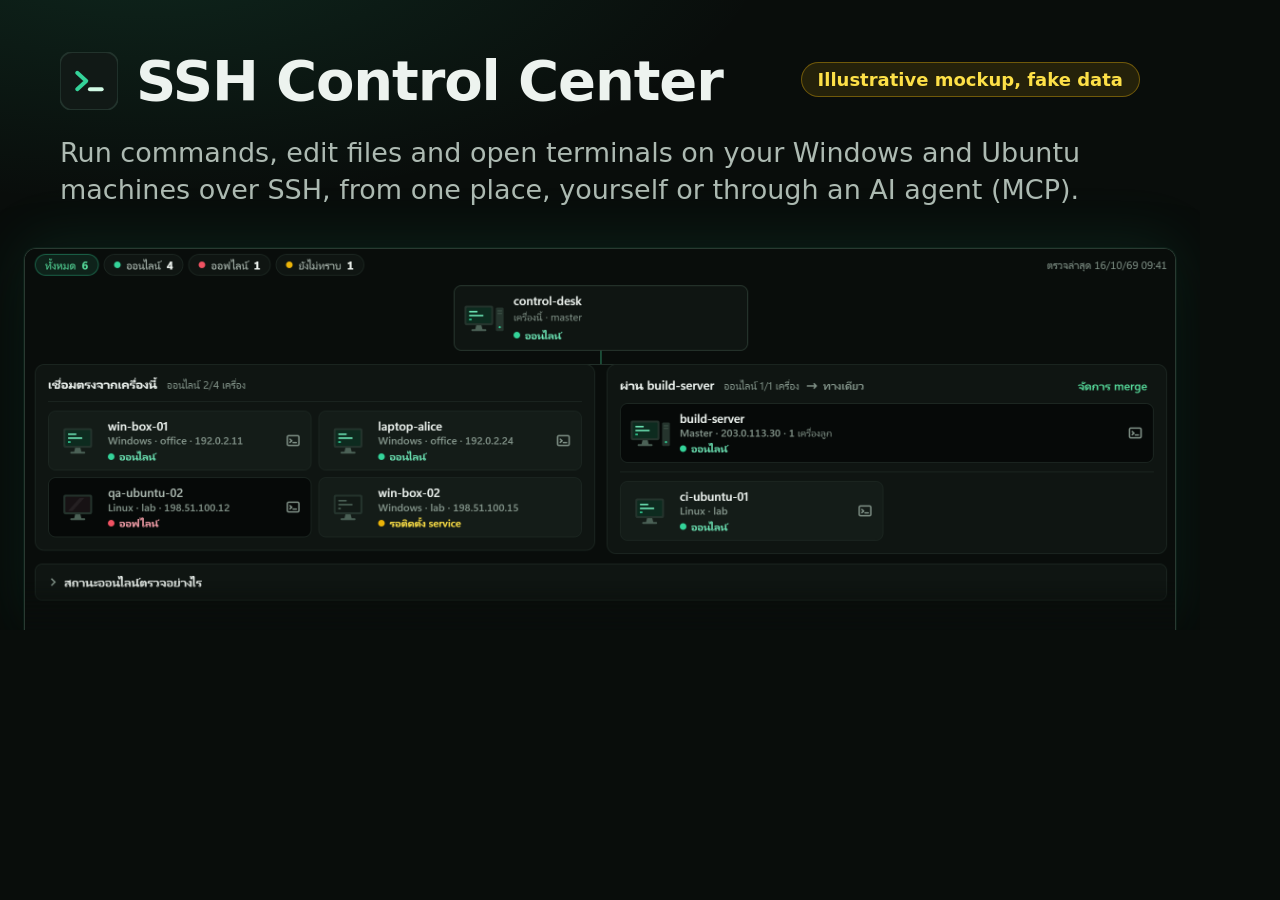
<file: docs/mockup/social-preview.html>
<!doctype html>
<html lang="en">
<head>
<meta charset="utf-8">
<meta name="viewport" content="width=1200">
<title>SSH Control Center - social preview (1200x630)</title>
<!-- Source for docs/images/social-preview.png. Render at exactly 1200x630 with headless Edge (DPR 1, --disable-lcd-text).
     The framed image is docs/images/fleet-mockup.png (fake data). Colours and fonts are taken from desktop/ui/app.css.
     Re-render on Windows with Leelawadee UI, or on any machine with Noto Sans Thai installed (otherwise Thai shows as boxes). -->
<style>
  :root {
    --bg-app: #090d0b; --bg-surface: #0f1512; --border-subtle: #1c2621; --border-strong: #2a3931;
    --text-primary: #edf3ef; --text-secondary: #adbab2; --text-muted: #829389;
    --accent-text: #56d99a; --status-warning-text: #fde047; --status-warning-bg: rgba(234, 179, 8, .12);
    font-family: "Segoe UI Variable Text", "Segoe UI", "Noto Sans Thai", "Leelawadee UI", system-ui, sans-serif;
  }
  * { box-sizing: border-box; }
  html, body { margin: 0; width: 1200px; height: 630px; overflow: hidden; background: var(--bg-app); color: var(--text-primary); -webkit-font-smoothing: antialiased; }
  body { position: relative; background:
    radial-gradient(900px 380px at 12% -10%, rgba(52, 211, 153, .13), transparent 70%),
    var(--bg-app); }
  .brand { position: absolute; left: 60px; top: 50px; display: flex; align-items: center; gap: 18px; }
  .brand svg { width: 58px; height: 58px; flex: none; }
  h1 { margin: 0; font-size: 56px; line-height: 1.1; font-weight: 650; letter-spacing: -.02em; }
  .pitch { position: absolute; left: 60px; top: 134px; width: 1040px; margin: 0; font-size: 27px; line-height: 1.38; color: var(--text-secondary); }
  .ribbon { position: absolute; right: 60px; top: 62px; padding: 6px 16px; border-radius: 99px; font-size: 18px; font-weight: 600;
    background: var(--status-warning-bg); color: var(--status-warning-text); border: 1px solid rgba(234, 179, 8, .38); white-space: nowrap; }
  .frame { position: absolute; left: 24px; top: 248px; width: 1152px; height: 382px; border: 1px solid var(--border-strong); border-bottom: 0; border-radius: 12px 12px 0 0; overflow: hidden;
    box-shadow: 0 0 0 1px rgba(52, 211, 153, .06), 0 -8px 60px rgba(52, 211, 153, .10), 0 24px 60px rgba(0, 0, 0, .55); }
  /* crop of the 2880x1080 PNG (scale 0.475): sidebar and side padding are cut off horizontally, top bar, heading and search toolbar are cut off vertically
     (margin-top -131px), so the machine graph is shown about 1.2x larger than a plain downscale. The bottom edge fades softly into the card edge. */
  .frame img { display: block; width: 1368px; max-width: none; margin-left: -205px; margin-top: -131px;
    -webkit-mask-image: linear-gradient(to bottom, #000 0, #000 90%, transparent 100%); mask-image: linear-gradient(to bottom, #000 0, #000 90%, transparent 100%); }
</style>
</head>
<body>
  <div class="brand">
    <svg viewBox="0 0 32 32" aria-hidden="true"><rect width="32" height="32" rx="7" fill="#111916" stroke="#22332c"/><path d="M9.5 11.5 14.5 16l-5 4.5" fill="none" stroke="#34d399" stroke-width="2.2" stroke-linecap="round" stroke-linejoin="round"/><path d="M16.5 20.5h6.5" stroke="#d1fae5" stroke-width="2.2" stroke-linecap="round"/></svg>
    <h1>SSH Control Center</h1>
  </div>
  <div class="ribbon">Illustrative mockup, fake data</div>
  <p class="pitch">Run commands, edit files and open terminals on your Windows and Ubuntu machines over SSH, from one place, yourself or through an AI agent (MCP).</p>
  <div class="frame"><img src="../images/fleet-mockup.png" alt="Fleet page of the desktop app, illustrative mockup with fake data"></div>
</body>
</html>
</file>
<file: desktop/ui/app.css>
/* SSH Control Center — "Relic Night" v6. Follows docs/design/DESIGN.md:
   one black ground with a sky that keeps local time, soft in the sky and hard in the data, steel blue as the
   accent, the iridescent pearl only on hover, focus and selection.
   Fonts are bundled (CSP style-src 'self'); no inline style attributes anywhere. */

@font-face { font-family: "Fraunces"; src: url("fonts/fraunces.woff2") format("woff2"); font-weight: 100 900; font-display: swap; }
@font-face { font-family: "Instrument Sans"; src: url("fonts/instrument-sans.woff2") format("woff2"); font-weight: 400 700; font-stretch: 75% 100%; font-display: swap; }
@font-face { font-family: "Space Grotesk"; src: url("fonts/space-grotesk.woff2") format("woff2"); font-weight: 300 700; font-display: swap; }
@font-face { font-family: "JetBrains Mono"; src: url("fonts/jetbrains-mono.woff2") format("woff2"); font-weight: 100 800; font-display: swap; }
/* Thai (ไทย): Noto Serif Thai for display, Noto Sans Thai Looped for body (variable fonts). Thai-only subsets, so
   Latin keeps the faces above and Thai falls through each stack. */
@font-face { font-family: "Noto Serif Thai"; src: url("fonts/noto-serif-thai.woff2") format("woff2"); font-weight: 100 900; font-stretch: 62.5% 100%; unicode-range: U+02D7, U+0303, U+0331, U+0E01-0E5B, U+200C-200D, U+25CC; font-display: swap; }
@font-face { font-family: "Noto Sans Thai Looped"; src: url("fonts/noto-sans-thai-looped.woff2") format("woff2"); font-weight: 100 900; font-stretch: 62.5% 100%; unicode-range: U+02D7, U+0303, U+0331, U+0E01-0E5B, U+200C-200D, U+25CC; font-display: swap; }

:root {
  color-scheme: dark;
  /* ground (the old names stay so every rule keeps working: --violet is the ground, --plate a raised block) */
  --ground-0: #07080E; --ground-1: #0B0C18; --ground-2: #0E0F1E;
  --violet: #0B0C18;
  --plate: #12142A;
  --deep: #05060E;
  /* text */
  --white: #EEF0F8;
  --lilac: #A9AEC8;
  --lilac-2: #A2A8C6;
  --silver: #DCE0F0;
  /* accent + status (--acid is the accent's old name) */
  --steel: #8FB0F0;
  --acid: var(--steel);
  --led: #7CF2C0;
  --amber: #FFC266;
  --rose: #FF7FAE;
  --rule: rgba(238, 240, 248, .14);
  --rule-soft: rgba(238, 240, 248, .08);
  --hover: rgba(238, 240, 248, .05);
  --tint: rgba(143, 176, 240, .07);
  /* the rainbow: only on hover, focus and selection */
  --pearl: linear-gradient(100deg, #BFE4FF 0%, #E4CCF6 32%, #F6D6E4 52%, #CDF2DC 74%, #F4E6C6 100%);
  --pearl-faint: linear-gradient(100deg, rgba(191, 228, 255, .17) 0%, rgba(228, 204, 246, .17) 32%, rgba(246, 214, 228, .14) 52%, rgba(205, 242, 220, .14) 74%, rgba(244, 230, 198, .17) 100%);
  --ink-on-green: #0B0C18; /* ink on the pearl (old name kept) */
  --holo: conic-gradient(from 210deg, #9CFF57, #7CF6FF, #FFFFFF, #FF9CF2, #C3A6FF, #9CFF57);
  --radius: 6px;
  /* type: --display is the caps UI voice, --serif the big numbers and headings */
  --serif: "Fraunces", "Noto Serif Thai", Georgia, serif;
  --display: "Space Grotesk", "Noto Serif Thai", system-ui, sans-serif;
  --body: "Instrument Sans", "Noto Sans Thai Looped", system-ui, -apple-system, "Segoe UI", sans-serif;
  --mono: "JetBrains Mono", "Noto Sans Thai Looped", ui-monospace, "Cascadia Mono", Consolas, monospace;
  font-family: var(--body);
  font-size: 15px;
  line-height: 1.5;
  color: var(--white);
  background: var(--ground-1);
}

*, *::before, *::after { box-sizing: border-box; border-radius: 0; }
html, body { min-height: 100%; }
body { margin: 0; background: radial-gradient(ellipse 60% 45% at 0% 0%, rgba(120, 140, 255, .08), transparent 70%), linear-gradient(180deg, var(--ground-0) 0%, var(--ground-1) 60%, var(--ground-2) 100%) fixed; color: var(--white); -webkit-font-smoothing: antialiased; display: grid; grid-template-columns: 236px minmax(0, 1fr); min-height: 100vh; }

/* Sidebar, full height at the left edge: brand, Add host, the one filter, menu with the host tree, current Master. */
.app-side { position: sticky; top: 0; height: 100vh; box-sizing: border-box; overflow-y: auto; display: flex; flex-direction: column; gap: 12px; padding: 18px 12px 12px; border-right: 0; }
.add-host { width: 100%; min-height: 40px; font-size: 13px; justify-content: center; }
.app-side .search { flex: none; }
/* The stacked logo at the top of the sidebar (DESIGN.md Layout 1): Fraunces "SSH" over spaced mono words */
.side-logo { flex: none; padding: 6px 4px 10px; color: var(--white); }
.side-logo b { display: block; font: 800 34px/.9 var(--serif); font-variation-settings: "SOFT" 0, "WONK" 0, "opsz" 144; letter-spacing: -.02em; }
.side-logo span { display: block; margin-top: 3px; font: 400 10px/1.5 var(--mono); letter-spacing: .3em; text-transform: uppercase; color: var(--lilac); }
.side-nav { display: flex; flex-direction: column; gap: 6px; }
/* Inventory's dropdown, right under it: the filter and the host tree, folded until its chevron opens it */
.side-hosts[hidden] { display: none; }
.side-hosts { display: flex; flex-direction: column; gap: 8px; margin: 2px 0 6px; padding: 8px 0 4px 4px; border-left: 1px solid var(--rule); }
/* Add host stays in sight under the logo: the one solid button in the sidebar */
.app-side .add-host { flex: none; min-height: 44px; background: var(--white); color: var(--ink-on-green); border-color: var(--white); font-weight: 700; }
.app-side .add-host:hover:not(:disabled), .app-side .add-host:focus-visible { background: var(--pearl); border-color: transparent; color: var(--ink-on-green); }
.side-nav-row { display: flex; align-items: center; }
.side-nav .nav { width: 100%; min-height: 40px; padding: 0 12px; justify-content: flex-start; font-size: 13px; font-weight: 700; letter-spacing: .16em; color: #C9CDE2; background: rgba(238, 240, 248, .035) !important; border-radius: var(--radius); }
.side-nav .nav:hover:not(:disabled) { background: var(--pearl) !important; color: var(--ink-on-green) !important; }
.side-nav .nav.active, .side-nav .nav.active:hover:not(:disabled) { color: var(--ink-on-green) !important; box-shadow: none; background: var(--pearl) !important; }
.side-nav .nav.active .count { color: #3A3F6A; }
.side-nav-row .nav { flex: 1; }
.tree-toggle { width: 36px; min-height: 40px; border: 0; color: var(--lilac); }
.tree-toggle svg.i { transition: transform 120ms ease-out; }
.tree-toggle[aria-expanded="false"] svg.i { transform: rotate(-90deg); }
#dc-tree { margin: 2px 0 8px; }
#dc-tree[hidden] { display: none; }
.tree-empty { padding: 4px 8px; }
.side-foot { margin-top: auto; padding: 14px 4px 0; border-top: 1px solid var(--rule-soft); display: grid; grid-template-columns: minmax(0, 1fr) auto; align-items: center; gap: 2px 8px; }
.side-foot .label { grid-column: 1; display: inline-flex; align-items: center; gap: 8px; font-family: var(--mono); font-size: 10px; letter-spacing: .14em; text-transform: uppercase; color: var(--lilac); }
.side-foot strong { grid-column: 1; font-family: var(--display); font-weight: 700; font-size: 14px; letter-spacing: .06em; overflow: hidden; text-overflow: ellipsis; white-space: nowrap; }
.side-foot .icon-button { grid-column: 2; grid-row: 1 / 3; }
.side-version { grid-column: 1; font-family: var(--mono); font-size: 10px; letter-spacing: .14em; color: var(--lilac); }
.app-main { min-width: 0; }

/* Inventory: the sky (sky.css), one summary line, then tabs over host rows. */
/* Summary: headline + when it was checked on one row; below, the hosts that need a look grouped by why (crisp: mono tag, hairlines) */
.inv-summary { display: grid; grid-template-columns: auto minmax(0, 1fr) auto auto; align-items: center; gap: 0 16px; padding: 12px 0; margin-bottom: 18px; border-top: 1px solid var(--rule); border-bottom: 1px solid var(--rule); }
.inv-summary strong { font-family: var(--serif); font-weight: 600; font-size: 22px; letter-spacing: -.01em; }
.sum-groups { grid-column: 2 / -1; display: grid; margin-top: 10px; }
.sum-group { display: flex; flex-wrap: wrap; align-items: center; gap: 4px 6px; padding: 6px 0; border-top: 1px solid var(--rule); }
.sum-tag { display: inline-flex; align-items: center; gap: 8px; margin-right: 14px; font-family: var(--mono); font-size: 11px; letter-spacing: .16em; text-transform: uppercase; color: var(--lilac); }
.sum-tag .dot { width: 9px; height: 9px; }
.sum-tag b { color: var(--white); font-weight: 700; letter-spacing: .04em; }
.sum-group.is-offline .sum-tag { color: var(--rose); }
.sum-group.is-hot .sum-tag { color: var(--amber); }
.sum-host, .sum-more { min-height: 32px; padding: 0 10px; border: 0; border-radius: 6px; background: transparent; color: var(--white); font: 500 14px/1 var(--body); letter-spacing: 0; text-transform: none; transition: background 180ms ease-out; }
.sum-host:hover, .sum-host:focus-visible { background: var(--pearl-faint); }
.sum-more { border: 1px solid var(--rule); color: var(--lilac); font: 400 12px/1 var(--mono); letter-spacing: .06em; margin-left: 4px; }
.sum-more:hover, .sum-more:focus-visible { background: var(--pearl); border-color: transparent; color: var(--ink-on-green); }
.summary-icon { width: 26px; height: 26px; display: grid; place-items: center; border: 1px solid currentColor; border-radius: 50%; font-weight: 700; color: var(--lilac); }
.summary-icon.is-good { color: var(--led); }
.summary-icon.is-bad { color: var(--rose); }
.inv-summary .status-meta { justify-self: end; }
@media (max-width: 760px) {
  body { grid-template-columns: minmax(0, 1fr); }
  .app-side { position: static; height: auto; border-right: 0; border-bottom: 1px solid var(--rule-soft); }
}
::selection { background: #E4CCF6; color: var(--ink-on-green); }
::-webkit-scrollbar { width: 10px; height: 10px; }
::-webkit-scrollbar-track { background: transparent; }
::-webkit-scrollbar-thumb { background: var(--rule); border: 3px solid var(--ground-1); border-radius: 6px; }
* { scrollbar-color: var(--rule) transparent; }
button, input, textarea, select { font: inherit; color: inherit; }
h1 { font-family: var(--serif); font-weight: 400; font-size: clamp(40px, 5vw, 60px); line-height: 1; letter-spacing: -.025em; font-variation-settings: "SOFT" 0, "WONK" 0, "opsz" 144; margin: 0; text-wrap: balance; }
h2 { font-family: var(--serif); font-weight: 400; font-size: clamp(26px, 2.6vw, 36px); line-height: 1.05; letter-spacing: -.02em; font-variation-settings: "SOFT" 0, "WONK" 0, "opsz" 144; margin: 0; text-wrap: balance; }
h3 { font-family: var(--body); font-weight: 600; font-size: 17px; letter-spacing: 0; line-height: 1.2; margin: 0; }
p { margin: 0 0 10px; color: var(--white); max-width: 70ch; }
p:last-child { margin-bottom: 0; }
small, .help, .muted { color: var(--lilac); font-size: 13px; line-height: 1.45; }
a { color: var(--steel); } a:hover { color: var(--white); }
code, pre, .mono { font-family: var(--mono); }
code { font-size: 13px; overflow-wrap: anywhere; }
pre { margin: 0; padding: 16px 18px; background: var(--deep); color: var(--lilac-2); overflow: auto; max-height: 340px; font-size: 13px; line-height: 1.7; white-space: pre-wrap; word-break: break-word; }
td, .num { font-variant-numeric: tabular-nums; }
svg.i { width: 16px; height: 16px; flex: none; fill: none; stroke: currentColor; stroke-width: 1.7; stroke-linecap: round; stroke-linejoin: round; }
.mt { margin-top: 18px; }
.label, .stat-label, th, .status-meta, .fig { font-family: var(--mono); font-size: 11px; letter-spacing: .16em; text-transform: uppercase; color: var(--lilac); font-weight: 400; }

/* Focus: one rule everywhere. */
:focus { outline: none; }
:focus-visible { outline: 2px solid var(--steel); outline-offset: 3px; }

/* Buttons (square). Default = secondary; .primary white; .accent acid outline. Targets ≥ 44 px. */
button {
  display: inline-flex; align-items: center; justify-content: center; gap: 10px;
  min-height: 44px; padding: 0 18px; border: 1px solid rgba(238, 240, 248, .5); border-radius: var(--radius); background: transparent; color: var(--white);
  font-family: var(--display); font-weight: 700; font-size: 13px; letter-spacing: .12em; text-transform: uppercase; line-height: 1;
  cursor: pointer; white-space: nowrap; transition: background-color 180ms ease-out, color 180ms ease-out, border-color 180ms ease-out;
}
button:hover:not(:disabled) { background: var(--pearl); color: var(--ink-on-green); border-color: transparent; }
button:disabled { opacity: .45; cursor: not-allowed; }
button.primary { background: var(--white); color: var(--ink-on-green); border-color: var(--white); }
button.primary:hover:not(:disabled) { background: var(--pearl); border-color: transparent; color: var(--ink-on-green); }
button.accent { border-color: var(--acid); color: var(--acid); }
button.danger { color: var(--rose); }
button.danger:hover:not(:disabled) { background: var(--hover); border-color: var(--white); color: var(--rose); }
button.small { padding: 0 12px; font-size: 12px; letter-spacing: .12em; }
button.text-button, button.icon-button { border-color: transparent; padding: 0 10px; }
button.text-button { color: var(--steel); }
button.icon-button { min-width: 44px; padding: 0; color: var(--lilac); }
button.icon-button:hover:not(:disabled) { background: var(--hover); color: var(--white); border-color: transparent; }
button.text-button.danger { color: var(--rose); }
.row-button { min-height: 0; border: 0; padding: 0; background: transparent !important; color: var(--white); font-family: var(--body); font-weight: 700; font-size: 17px; letter-spacing: -.01em; text-transform: none; text-align: left; justify-content: flex-start; white-space: normal; }
.row-button:hover:not(:disabled) { color: var(--steel) !important; }

/* Fields: transparent, 1 px rule, square. */
input:not([type="checkbox"]):not([type="hidden"]), select, textarea {
  width: 100%; min-height: 44px; border: 1px solid var(--rule); border-radius: var(--radius); padding: 9px 12px; background: rgba(238, 240, 248, .04); color: var(--white);
  font-family: var(--body); font-size: 15px; line-height: 1.4; transition: border-color 180ms ease-out;
}
textarea, .mono { font-family: var(--mono); font-size: 13px; }
select { appearance: none; background-image: linear-gradient(45deg, transparent 50%, var(--white) 50%), linear-gradient(135deg, var(--white) 50%, transparent 50%); background-position: calc(100% - 18px) 50%, calc(100% - 13px) 50%; background-size: 5px 5px; background-repeat: no-repeat; padding-right: 34px; }
select option { background: var(--deep); color: var(--white); }
input::placeholder, textarea::placeholder { color: var(--lilac); opacity: 1; }
input:hover, select:hover, textarea:hover { border-color: var(--white); }
input:focus-visible, select:focus-visible, textarea:focus-visible { border-color: var(--steel); outline: 2px solid var(--steel); outline-offset: 3px; }
input[type="checkbox"] { width: 18px; height: 18px; margin: 0; accent-color: var(--steel); }
/* `hidden` always wins, also over components that set their own display (labels, flex rows). */
[hidden] { display: none !important; }
label { display: flex; flex-direction: column; gap: 6px; font-family: var(--mono); font-size: 11px; letter-spacing: .16em; text-transform: uppercase; color: var(--lilac); }
label > small { text-transform: none; letter-spacing: 0; font-family: var(--body); font-size: 12px; }
.check-label { flex-direction: row !important; align-items: center; gap: 10px !important; cursor: pointer; }
/* A confirmation in a sentence ("The old machine is off"): body type, a 44 px target. */
.check-label.is-body { font-family: var(--body); font-size: 15px; letter-spacing: 0; text-transform: none; color: var(--white); min-height: 44px; }

/* Menu buttons (the sidebar refines them). */
.nav { min-height: 44px; padding: 0; border: 0; background: transparent !important; color: var(--lilac); font-weight: 600; font-size: 13px; letter-spacing: .16em; box-shadow: none; }
.nav:hover:not(:disabled) { color: var(--white) !important; background: transparent; }
.nav.active { color: var(--white); box-shadow: inset 0 -2px 0 var(--steel); }
.nav .count { font-family: var(--mono); font-size: 11px; letter-spacing: .04em; color: var(--steel); margin-left: 2px; }
 
/* Status dots are round and coloured everywhere: online mint, high load amber, offline rose, waiting an empty ring. */
.dot { width: 10px; height: 10px; border-radius: 50%; background: var(--lilac-2); display: inline-block; flex: none; }
.dot.good { background: var(--led); }
.dot.bad { background: var(--rose); }
.dot.pending { background: transparent; border: 1px solid var(--lilac); }
.dot.hot { background: var(--amber); }
.dot.live { background: var(--steel); }

.notice { margin: 14px clamp(20px, 3vw, 44px) 0; padding: 10px 0 10px 14px; border-left: 2px solid var(--steel); display: flex; align-items: center; justify-content: space-between; gap: 12px; white-space: pre-line; font-size: 14px; }
.notice[hidden] { display: none; }
.notice.error { border-left-color: var(--rose); }

main { display: block; padding: 24px clamp(20px, 3vw, 44px) 72px; outline: none; }

/* Page structure: rules, not boxes. */
.page-heading { display: flex; align-items: flex-end; justify-content: space-between; gap: 16px; margin-bottom: 18px; flex-wrap: wrap; }
.page-heading > div:first-child { display: flex; flex-direction: column; gap: 8px; min-width: 0; }
.page-heading p { margin: 0; color: var(--lilac); font-size: 15px; }
.page-actions, .target-actions { display: flex; gap: 10px; align-items: center; flex-wrap: wrap; }
.surface { padding: 18px 0 0; border-top: 1px solid var(--rule); }
.surface + .surface, .section + .section, .surface + .section, .section + .surface { margin-top: 28px; }
.stack { display: grid; gap: 28px; }
.stack > * { min-width: 0; } /* a wide table scrolls in its .table-wrap instead of widening the page */
.section-heading, .card-head { display: flex; align-items: flex-end; justify-content: space-between; gap: 12px; margin-bottom: 14px; flex-wrap: wrap; }
.section-heading p, .card-head p { margin: 4px 0 0; font-size: 14px; color: var(--lilac); }
.form-grid { display: grid; grid-template-columns: repeat(2, minmax(0, 1fr)); gap: 16px 22px; }
.full { grid-column: 1 / -1; }
.form-actions { display: flex; gap: 10px; align-items: center; margin-top: 18px; flex-wrap: wrap; }
.info-line { font-family: var(--mono); font-size: 12px; letter-spacing: .08em; text-transform: uppercase; color: var(--lilac); margin: 8px 0 12px; }

/* Toolbars */
.toolbar { display: flex; gap: 10px; align-items: center; margin-bottom: 16px; flex-wrap: wrap; }
.search { position: relative; flex: 1 1 220px; min-width: 180px; }
.search svg.i { position: absolute; left: 12px; top: 50%; transform: translateY(-50%); color: var(--lilac); pointer-events: none; }
/* Must out-rank the generic input:not(...) rule, or the icon covers the text. */
.search input:not([type="checkbox"]) { padding-left: 38px; }
.toolbar select { width: auto; min-width: 170px; }
.segmented { display: inline-flex; gap: 0; border: 1px solid var(--rule); border-radius: var(--radius); overflow: hidden; }
.segmented button { border: 0; border-radius: 0; min-height: 42px; padding: 0 14px; font-size: 12px; color: var(--lilac); }
.segmented button + button { border-left: 1px solid var(--rule); }
.segmented button[aria-pressed="true"] { background: var(--pearl); color: var(--ink-on-green); }
.status-bar { display: flex; align-items: center; justify-content: space-between; gap: 12px; margin-bottom: 16px; flex-wrap: wrap; }
.status-filters { display: flex; gap: 0; flex-wrap: wrap; border: 1.5px solid rgba(238, 240, 248, .28); }
.status-filter { border: 0; border-radius: 0; min-height: 42px; padding: 0 16px; font-size: 12px; color: var(--white); gap: 8px; }
.status-filter + .status-filter { border-left: 1px solid var(--rule); }
.status-filter strong { font-family: var(--mono); font-size: 12px; letter-spacing: .08em; }
.status-filter[aria-pressed="true"] { background: var(--pearl); color: var(--ink-on-green); }
.status-filter[aria-pressed="true"] .dot { outline: 1px solid var(--ink-on-green); }
.status-meta.error { color: var(--amber); display: inline-flex; align-items: center; gap: 6px; }

/* Tables: rows separated by rules; selected/hover rows. */
.table-wrap { overflow-x: auto; border-top: 1px solid var(--rule); }
table { width: 100%; border-collapse: collapse; text-align: left; }
th { padding: 12px 12px 10px; border-bottom: 1px solid var(--rule); white-space: nowrap; }
td { padding: 14px 12px; border-bottom: 1px solid var(--rule); font-size: 14px; vertical-align: middle; }
tbody tr.clickable:hover { background: var(--pearl-faint); }
td strong { font-family: var(--body); font-weight: 700; font-size: 17px; letter-spacing: -.01em; }
td small { display: block; margin-top: 2px; }
td.wrap { max-width: 460px; overflow-wrap: anywhere; }
td.actions { width: 1%; white-space: nowrap; }
/* In lists: status reads like the other cells, and Open terminal is just its icon. */
td .badge { font-family: var(--body); font-weight: 500; font-size: inherit; letter-spacing: 0; text-transform: none; gap: 8px; }
td .badge::before { width: 8px; height: 8px; }
td .badge.good::before { background: var(--led); }
td.actions [data-action="open-shell"] { width: 44px; min-height: 44px; padding: 0; justify-content: center; border-color: transparent; background: transparent; }
td.actions [data-action="open-shell"]:hover:not(:disabled), td.actions [data-action="open-shell"]:focus-visible { border-color: transparent; background: var(--pearl); color: var(--ink-on-green); }
td.actions [data-action="open-shell"] .btn-label { display: none; }
td.actions .target-actions { flex-wrap: nowrap; justify-content: flex-end; }
.reach-badges { display: grid; justify-items: start; gap: 2px; }
.reach-badges small { margin: 0 0 6px 16px; }
td > code { white-space: nowrap; overflow-wrap: normal; }
.name-cell { display: flex; align-items: center; gap: 10px; min-width: 0; }
.name-cell > div { min-width: 0; }

/* Badges become tracked caps; chips become mono tags. */
.badge { display: inline-flex; align-items: center; gap: 8px; font-family: var(--display); font-weight: 700; font-size: 12px; letter-spacing: .14em; text-transform: uppercase; color: var(--lilac); white-space: nowrap; }
.badge::before { content: ""; width: 9px; height: 9px; border-radius: 50%; background: currentColor; flex: none; }
.badge.good::before { background: var(--led); }
.badge.good { color: var(--white); }
.badge.bad { color: var(--rose); }
.badge.pending { color: var(--lilac); }
.badge.pending::before { background: transparent; outline: 1px solid currentColor; outline-offset: -1px; }
.badge.running { color: var(--steel); }
.badge.hot { color: var(--amber); }
/* Tags: square chips in Geist Mono, as typed (no uppercase). The name filters by the Tag; × takes it off the host. */
.tag-row { display: flex; flex-wrap: wrap; align-items: center; gap: 8px; margin: 0 0 22px; }
.tag-row .add-check { flex-basis: 100%; }
.tag-chip { display: inline-flex; align-items: stretch; border: 1px solid var(--rule); border-radius: 999px; overflow: hidden; font-family: var(--mono); font-size: 12px; letter-spacing: .04em; }
.tag-chip button { min-height: 28px; padding: 0 10px; border: 0; border-radius: 0; background: none; color: var(--lilac); font: inherit; letter-spacing: inherit; text-transform: none; cursor: pointer; }
.tag-chip .tag-remove { padding: 0 8px; border-left: 1px solid var(--rule); }
.tag-chip .tag-remove svg.i { width: 12px; height: 12px; }
.tag-chip button:hover { background: var(--pearl); color: var(--ink-on-green); }
.group-run .group-summary { margin: 0 0 12px; }
.group-run + .callout { margin-top: 28px; }
.group-run td small.error-line { display: block; color: var(--rose); white-space: normal; }
/* Add host step 3: the 6 digits to compare (entry 8). */
.add-compare { display: grid; gap: 10px; margin-bottom: 14px; }
.compare-digits { font-family: var(--mono); font-size: 44px; letter-spacing: .12em; color: var(--steel); margin: 0; }
/* Partitions on the Monitoring tab. */
.partition-table .meter-cell { width: 30%; min-width: 120px; }
.partition-table .meter { display: block; width: 100%; height: 8px; }
.partition-table td { vertical-align: middle; }
/* Target updates: the badge, host-page controls, the Inventory panel. */
.dc-tag.is-update { border-color: var(--amber); color: var(--amber); }
.upgrade-row { display: flex; flex-wrap: wrap; align-items: center; gap: 8px; }
.upgrade-badge { white-space: normal; overflow-wrap: anywhere; }
.upgrade-panel { border-left: 2px solid var(--amber); padding-left: 16px; }
/* Health alarms: amber for yellow, rose for red, grey once acknowledged. */
.badge.warn { color: var(--amber); }
.dot.alarm-yellow { background: var(--amber); border: 0; }
.dot.alarm-red { background: var(--rose); border: 0; }
.alarm-count.is-red { color: var(--rose); }
.alarm-count.is-yellow { color: var(--amber); }
.alarm-table tr.acknowledged td { color: var(--lilac); opacity: .7; }
/* The level is a status tag (dot + mono caps), and Acknowledge stays quiet until pointed at */
.alarm-level { display: inline-flex; align-items: center; gap: 8px; font-family: var(--mono); font-size: 11px; letter-spacing: .16em; text-transform: uppercase; font-weight: 500; }
.alarm-level .dot { width: 9px; height: 9px; }
.alarm-level.is-red { color: var(--rose); }
.alarm-level.is-yellow { color: var(--amber); }
.alarm-table td { padding-top: 10px; padding-bottom: 10px; }
.alarm-table td.actions button.small { border-color: transparent; color: var(--lilac); }
.alarm-table tr:hover td.actions button.small, .alarm-table td.actions button.small:focus-visible { border-color: var(--rule); color: var(--white); }
.alarm-table td.actions button.small:hover { background: var(--pearl); border-color: transparent; color: var(--ink-on-green); }
.rule-editor { margin-bottom: 22px; }
.host-pick { display: flex; flex-wrap: wrap; gap: 8px 18px; border: 1px solid var(--rule); padding: 10px 12px; }
.alarm-lines { list-style: none; padding: 0; margin: 0 0 10px; display: grid; gap: 6px; }
.updates-line { display: flex; flex-wrap: wrap; align-items: center; gap: 8px 12px; }
.updates-line > strong { font-family: var(--mono); font-size: 11px; font-weight: 400; letter-spacing: .16em; text-transform: uppercase; color: var(--lilac); }
/* The host's Alarms block sits under its facts: hairline-quiet buttons, the pearl only when pointed at */
.host-alarms button.small { min-height: 32px; border-color: var(--rule); color: var(--lilac); }
.package-list { columns: 2 220px; margin: 8px 0 0; padding-left: 18px; }
/* Team sharing: the grant controls on "This Master is controlled by", and the View only badge. */
.grant { display: grid; gap: 8px; min-width: 220px; }
.grant label { display: grid; gap: 4px; font-size: 12px; color: var(--lilac); }
.grant .check-label { display: flex; gap: 8px; align-items: center; color: var(--white); font-size: 13px; }
.badge.view-only { color: var(--amber); }
/* Activity: one filter bar over the Jobs and Audit views; failed audit rows in rose. */
.activity-bar { display: flex; flex-wrap: wrap; align-items: flex-end; gap: 12px; margin-bottom: 18px; }
.activity-bar input[type="search"] { flex: 1 1 220px; min-width: 0; }
.activity-bar label { display: grid; gap: 4px; font-size: 12px; color: var(--lilac); }
.activity-bar .right { margin-left: auto; }
.activity-table code.script-line { display: inline-block; max-width: 36ch; overflow: hidden; text-overflow: ellipsis; white-space: nowrap; vertical-align: bottom; }
.activity-table .group-row td { border-top: 1px solid var(--rule); }
.activity-table .group-host td:first-child { padding-left: 24px; }
.audit-table tr.failed td { color: var(--rose); }
.audit-table td.mono { white-space: nowrap; }
.activity-since { margin-top: 12px; }
.activity-detail { margin-bottom: 22px; }
.activity-fields { display: grid; grid-template-columns: repeat(auto-fill, minmax(160px, 1fr)); gap: 12px; margin: 14px 0 0; }
.activity-fields dt { font-size: 12px; color: var(--lilac); }
.activity-fields dd { margin: 2px 0 0; }
.inline-form { display: flex; flex-wrap: wrap; align-items: flex-end; gap: 12px; }
.inline-form label { display: grid; gap: 4px; }
.inline-form input[type="number"] { width: 120px; }
@media (max-width: 640px) { .activity-bar .right { margin-left: 0; } }
.row-tags { display: flex; flex-wrap: wrap; gap: 4px; margin-top: 6px; }
.row-tags .tag-chip { font-size: 11px; }
.row-tags .tag-chip button { min-height: 22px; padding: 0 6px; }
#tag-add input { width: 160px; min-height: 30px; padding: 4px 10px; font-family: var(--mono); font-size: 12px; }
.chip { display: inline-flex; align-items: center; font-family: var(--mono); font-size: 12px; letter-spacing: .1em; text-transform: uppercase; color: var(--lilac); }
.meta-row { display: flex; align-items: center; gap: 8px 18px; flex-wrap: wrap; }
.meta-row .chip + .chip::before { content: "·"; margin-right: 18px; color: var(--lilac-2); }

/* Callouts: a coloured rule and text, no box. */
.callout { display: flex; align-items: flex-start; gap: 14px; padding: 4px 0 4px 16px; border-left: 2px solid var(--lilac); margin-bottom: 18px; }
.callout > svg.i { width: 18px; height: 18px; margin-top: 3px; color: var(--lilac); }
.callout > div { flex: 1; min-width: 0; }
.callout strong { display: block; font-family: var(--body); font-weight: 700; font-size: 16px; letter-spacing: 0; margin-bottom: 4px; }
.callout p { font-size: 14px; margin-bottom: 6px; }
.callout.good { border-left-color: var(--led); } .callout.good > svg.i { color: var(--led); }
.callout.bad { border-left-color: var(--rose); } .callout.bad > svg.i, .callout.bad strong { color: var(--rose); }
/* Rose only on large text (≥ 19 px bold) — 3.6:1 on violet. */
.callout.pending { border-left-color: var(--amber); } .callout.pending > svg.i { color: var(--amber); }
.callout ul { margin: 6px 0 0; padding-left: 18px; font-size: 14px; color: var(--white); }
.callout .follow-ups { margin-bottom: 12px; }
#keys-choice, #keys-progress { margin-top: 6px; }
.callout .follow-ups li { display: flex; align-items: center; gap: 12px; flex-wrap: wrap; min-height: 28px; }
.callout p strong { display: block; font-size: 17px; margin: 6px 0 2px; }
.callout code { color: var(--steel); }

/* Disclosures: a rule above, square marker. */
details { border-top: 1px solid var(--rule); }
details:last-child { border-bottom: 1px solid var(--rule); }
summary { cursor: pointer; min-height: 48px; display: flex; align-items: center; gap: 12px; list-style: none; user-select: none; font-family: var(--display); font-weight: 700; font-size: 13px; letter-spacing: .12em; text-transform: uppercase; }
summary::-webkit-details-marker { display: none; }
summary::before { content: "+"; font-family: var(--mono); font-weight: 400; font-size: 16px; color: var(--steel); width: 12px; }
details[open] > summary::before { content: "−"; }
summary small { margin-left: auto; font-family: var(--mono); font-size: 11px; letter-spacing: .14em; text-transform: uppercase; font-weight: 400; }
details > div, details > form, details > p { padding: 4px 0 18px; }
.disclosure-list { display: flex; flex-direction: column; margin-top: 22px; }
.disclosure-list details + details { border-top: 1px solid var(--rule); }

/* Facts & stats: label/value rows and a stats strip between white rules. */
.facts { display: grid; grid-template-columns: repeat(auto-fit, minmax(190px, 1fr)); gap: 12px 22px; margin: 0; }
.facts div { min-width: 0; }
.facts dt { font-family: var(--mono); font-size: 11px; letter-spacing: .16em; text-transform: uppercase; color: var(--lilac); margin-bottom: 2px; }
.facts dd { margin: 0; overflow-wrap: anywhere; font-size: 15px; }
/* dt/dd written as siblings (no wrapping div) read as label/value rows. */
.facts:has(> dt) { grid-template-columns: max-content minmax(0, 1fr); gap: 8px 22px; align-items: baseline; }
.facts:has(> dt) dt { margin: 0; }
.stat-grid { display: grid; grid-template-columns: repeat(auto-fit, minmax(170px, 1fr)); border-top: 1px solid var(--rule); border-bottom: 1px solid var(--rule); margin-bottom: 22px; }
.stat { padding: 14px 16px; min-width: 0; }
.stat { box-shadow: -1px 0 0 var(--rule); }
.stat:first-child { box-shadow: none; }
.stat:first-child { padding-left: 0; }
.stat-value { font-family: var(--body); font-weight: 600; font-size: 20px; line-height: 1.2; overflow-wrap: anywhere; font-variant-numeric: tabular-nums; margin-top: 6px; display: flex; align-items: center; gap: 10px; }
.stat-value code { font-size: 15px; }
.stat > small { display: block; margin-top: 4px; }
/* Inventory: the fleet numbers always take their own full row under the heading (side by side looked off-balance on wide screens). */
.copy-row { display: flex; align-items: center; justify-content: space-between; gap: 10px; padding: 8px 0 8px 14px; background: var(--deep); }
.copy-row code { flex: 1; min-width: 0; color: var(--lilac-2); }
.copy-row + .copy-row { margin-top: 8px; }
.client-link-grid { display: grid; grid-template-columns: repeat(auto-fit, minmax(280px, 1fr)); gap: 28px; margin-top: 16px; }
.client-link { padding-top: 16px; border-top: 1px solid var(--rule); }
.client-link .facts { margin: 10px 0; }

/* Empty states */
.empty { padding: 48px 0; border-top: 1px solid var(--rule); border-bottom: 1px solid var(--rule); }
.empty h2 { margin-bottom: 10px; }
.empty p { color: var(--lilac); max-width: 480px; margin: 0 0 18px; }
.empty-inline { padding: 22px 0; color: var(--lilac); font-size: 14px; line-height: 1.6; }
.error-inline { padding: 4px 0 4px 14px; border-left: 2px solid var(--rose); color: var(--white); font-size: 14px; }

/* Machine page */
.target-title { display: flex; flex-direction: column; gap: 10px; min-width: 0; }
.target-title h1 { font-weight: 500; font-size: clamp(36px, 4vw, 52px); overflow-wrap: anywhere; letter-spacing: -.025em; }
.live-label { font-family: var(--mono); font-size: 12px; letter-spacing: .16em; text-transform: uppercase; color: var(--steel); }
.tabs { display: flex; gap: 4px clamp(18px, 2.2vw, 34px); border-bottom: 1px solid var(--rule); margin-bottom: 22px; flex-wrap: wrap; }
.tabs button { min-height: 44px; padding: 0; border: 0; border-radius: 0; background: transparent !important; color: var(--lilac); font-weight: 600; font-size: 13px; letter-spacing: .16em; margin-bottom: -1px; }
.tabs button:hover:not(:disabled) { color: var(--white); }
.tabs button.active { color: var(--white); border-bottom: 2px solid transparent; border-image: var(--pearl) 1; }

/* Host-key seal: engraved hatching (the Inventory halo is the one hologram); a light sweeps across on click. */
/* The pinned host key: a hairline chip in the meta row */
.key-chip { display: inline-flex; align-items: center; gap: 6px; padding: 3px 8px; border: 1px solid var(--rule); border-radius: var(--radius); font-family: var(--mono); font-size: 11px; letter-spacing: .08em; color: var(--lilac); }
.key-chip svg { width: 12px; height: 12px; }

/* Jobs & terminal (terminal blocks are the one other filled surface). */
.new-job { margin-bottom: 22px; }
.new-job h2 { margin-bottom: 14px; }
.job-layout { display: grid; grid-template-columns: 280px minmax(0, 1fr); gap: 28px; align-items: start; }
.job-list { border-top: 1px solid var(--rule); max-height: 560px; overflow-y: auto; }
.job-row { width: 100%; display: block; min-height: 64px; text-align: left; padding: 12px 10px; border: 0; border-bottom: 1px solid var(--rule); background: transparent; font-family: var(--body); font-weight: 400; font-size: 14px; letter-spacing: 0; text-transform: none; }
.job-row:hover:not(:disabled) { background: var(--pearl-faint); color: var(--white); border-color: var(--rule); }
.job-row.active, .job-row.active:hover:not(:disabled) { background: var(--pearl); color: var(--ink-on-green); }
.job-row.active .badge, .job-row.active small, .job-row.active code { color: var(--ink-on-green); }
.job-row > div { display: flex; justify-content: space-between; align-items: center; gap: 8px; margin-bottom: 4px; }
.job-row code { display: block; white-space: nowrap; overflow: hidden; text-overflow: ellipsis; font-size: 12px; color: var(--white); }
.job-detail { min-width: 0; }
.job-head { display: flex; align-items: center; justify-content: space-between; gap: 12px; margin-bottom: 12px; flex-wrap: wrap; }
.job-head .right { margin-left: auto; }
.job-meta { display: flex; flex-wrap: wrap; gap: 6px 18px; font-family: var(--mono); font-size: 12px; color: var(--lilac); margin: 10px 0 14px; }
.job-meta span { display: inline-flex; align-items: center; gap: 6px; }
.console { background: var(--deep); border: 1px solid var(--rule-soft); border-radius: var(--radius); overflow: hidden; }
.console-bar { display: flex; align-items: center; justify-content: space-between; gap: 10px; padding: 8px 12px; border-bottom: 1px solid rgba(255, 255, 255, .14); flex-wrap: wrap; }
.console-bar strong { font-family: var(--mono); font-size: 12px; letter-spacing: .14em; text-transform: uppercase; font-weight: 500; color: var(--steel); }
.console-bar button { min-height: 36px; font-size: 12px; border-color: rgba(255, 255, 255, .4); }
.console-bar .segmented button { min-height: 34px; }
.output pre { background: transparent; color: var(--lilac-2); padding: 14px 16px; }
.output.light pre { background: var(--deep); color: var(--white); }

/* Files */
.path-bar { display: flex; gap: 10px; align-items: center; margin-bottom: 18px; flex-wrap: wrap; }
.path-bar input { flex: 1 1 260px; }
.file-name { display: inline-flex; align-items: center; gap: 8px; font-family: var(--mono); font-size: 13px; font-weight: 400; letter-spacing: 0; }
.file-name.folder { color: var(--white); }
.file-name svg.i { color: var(--lilac); }
.file-name.folder svg.i { color: var(--steel); }
.file-editor { margin-top: 22px; }

/* Add machine: numbered steps between rules. */
.stepper { list-style: none; padding: 0; display: grid; grid-template-columns: repeat(4, 1fr); margin: 0 0 26px; border-top: 1px solid var(--rule); border-bottom: 1px solid var(--rule); }
.stepper li { display: flex; gap: 12px; align-items: flex-start; padding: 14px 14px 14px 0; color: var(--lilac); }
.stepper li + li { border-left: 1px solid var(--rule); padding-left: 14px; }
.step-num { font-family: var(--serif); font-weight: 800; font-size: 34px; line-height: .9; color: var(--lilac-2); min-width: 28px; display: inline-flex; }
.step-num svg.i { width: 26px; height: 26px; stroke-width: 2.4; color: var(--led); }
.stepper li.current .step-num { color: var(--steel); }
.stepper li.current strong { color: var(--white); }
.stepper strong { display: block; font-family: var(--display); font-weight: 700; font-size: 13px; letter-spacing: .1em; text-transform: uppercase; color: var(--white); line-height: 1.1; }
.stepper span { display: block; font-size: 13px; margin-top: 4px; }
.pairing-head { display: flex; align-items: center; gap: 18px; flex-wrap: wrap; margin-bottom: 14px; }
.ready-message { color: var(--led); }

/* Dialogs & context menu */
dialog { border: 1px solid var(--rule); border-radius: 10px; padding: 28px; max-width: 540px; width: calc(100% - 40px); color: var(--white); background: linear-gradient(180deg, #121428, var(--ground-2)); }
dialog::backdrop { background: rgba(3, 4, 10, .72); -webkit-backdrop-filter: blur(4px); backdrop-filter: blur(4px); }
dialog h2 { margin-bottom: 12px; }
.dialog-list { margin: -4px 0 14px; padding-left: 20px; }
.ctx-menu { position: fixed; z-index: 50; min-width: 230px; padding: 6px; background: rgba(10, 11, 24, .92); -webkit-backdrop-filter: blur(10px); backdrop-filter: blur(10px); border: 1px solid var(--rule); border-radius: 8px; display: flex; flex-direction: column; }
.ctx-item { min-height: 40px; border: 0; border-radius: 4px; background: transparent; justify-content: flex-start; padding: 0 12px; font-family: var(--body); font-weight: 500; font-size: 14px; letter-spacing: 0; text-transform: none; color: var(--white); }
.ctx-item:hover:not(:disabled), .ctx-item:focus-visible { background: var(--pearl); color: var(--ink-on-green); outline: none; }
.ctx-item:disabled { color: var(--lilac-2); opacity: .7; }
.ctx-item.danger { color: var(--rose); }
.ctx-item.danger:hover:not(:disabled), .ctx-item.danger:focus-visible { background: rgba(255, 255, 255, .1); color: var(--rose); }
.ctx-sep { height: 1px; margin: 6px 0; background: var(--rule); }

/* Inventory: tree column on the left (restyled), page on the right. */
.dc-main { min-width: 0; }
.dc-list { list-style: none; margin: 0; padding: 0; display: flex; flex-direction: column; }
.dc-row { display: flex; align-items: center; gap: 2px; min-height: 32px; }
.dc-row.depth-1 { padding-left: 10px; } .dc-row.depth-2 { padding-left: 20px; } .dc-row.depth-3 { padding-left: 30px; } .dc-row.depth-4 { padding-left: 40px; } .dc-row.depth-5 { padding-left: 50px; }
.dc-row { border-radius: 4px; }
.dc-row:not(.is-selected):hover { background: var(--pearl); }
.dc-row:not(.is-selected):hover .dc-item, .dc-row:not(.is-selected):hover .dc-item .dc-name, .dc-row:not(.is-selected):hover :is(.dc-count, .dc-os, .dc-toggle, .dc-icon svg.i) { color: var(--ink-on-green); opacity: 1; }
.dc-row.is-selected { background: var(--pearl); box-shadow: none; }
.dc-row.is-selected :is(.dc-count, .dc-os, .dc-toggle, .dc-icon svg.i) { color: var(--ink-on-green); }
.dc-row.is-selected .dc-item, .dc-row.is-selected .dc-item .dc-name { color: var(--ink-on-green); }
.dc-toggle, .dc-toggle-space { width: 22px; min-width: 22px; flex: none; }
.dc-toggle { min-height: 38px; padding: 0; border: 0; color: var(--lilac); }
.dc-toggle:hover:not(:disabled) { background: transparent; color: var(--ink-on-green); }
.dc-toggle svg.i { width: 12px; height: 12px; transition: transform 120ms ease-out; }
.dc-row.is-open > .dc-toggle svg.i { transform: rotate(90deg); }
.dc-item { flex: 1; min-width: 0; min-height: 38px; display: flex; align-items: center; gap: 9px; border: 0; padding: 0 6px; justify-content: flex-start; background: transparent; color: var(--white); text-align: left; font-family: var(--body); font-weight: 600; font-size: 15px; letter-spacing: 0; text-transform: none; }
.dc-item:hover:not(:disabled) { background: transparent; color: var(--white); }
/* Quiet tree: smaller type in muted ink so the centre panel leads; the selected row turns white. */
.app-side .dc-item { min-height: 30px; font-size: 13px; color: #D6DAEA; }
.app-side .dot { width: 7px; height: 7px; }
.app-side .dc-toggle { min-height: 30px; }
.app-side .dc-count, .app-side .dc-os { font-size: 10px; }
.app-side .dc-tag { font-size: 9px; padding: 3px calc(4px - .14em) 2px 4px; }
.app-side .search input { min-height: 36px; font-size: 14px; border-color: transparent; background: rgba(238, 240, 248, .07); }
.dc-icon svg.i { width: 15px; height: 15px; color: var(--lilac); }
.dc-name { flex: 1 1 auto; min-width: 0; white-space: nowrap; overflow: hidden; text-overflow: ellipsis; }
.dc-item[data-node^="node:"] .dc-name { font-weight: 500; font-size: 14px; color: var(--white); }
.dc-row:not(.is-selected) .dc-item[data-node^="node:"] .dc-name { opacity: .85; }
.dc-count, .dc-os { flex: none; font-family: var(--mono); font-weight: 400; font-size: 11px; letter-spacing: .1em; color: var(--lilac); font-variant-numeric: tabular-nums; text-transform: uppercase; }
.dc-os.is-hot { color: var(--amber); }
.dc-tag { flex: none; font-family: var(--mono); font-weight: 400; font-size: 10px; letter-spacing: .08em; line-height: 1; display: inline-flex; align-items: center; padding: 4px calc(6px - .08em) 3px 6px; border: 1px solid var(--rule); border-radius: 999px; color: var(--lilac); text-transform: uppercase; white-space: nowrap; }
.dc-tag.is-current { border-color: var(--steel); color: var(--steel); }
.dc-row.is-editing { padding-top: 4px; padding-bottom: 4px; }
.dc-row.is-editing .dc-icon { margin: 0 6px; }
.dc-edit { flex: 1; min-width: 0; min-height: 34px !important; padding: 4px 8px !important; font-size: 14px !important; }
.dc-row.is-drop { background: var(--pearl-faint); box-shadow: inset 0 0 0 2px var(--steel); }
.dc-item[draggable="true"] { cursor: grab; }
#pairing-new-folder { margin-top: 8px; }

/* Under the sky: square tabs over host rows in two columns on hairlines (DESIGN.md "Components").
   Rows hover and select in a faint pearl; tabs hover and select in the full pearl. */
.inv-tabs { display: flex; flex-wrap: wrap; margin: 6px 0 4px; border: 1.5px solid rgba(238, 240, 248, .28); width: fit-content; max-width: 100%; }
.inv-tab { border: 0; border-radius: 0; min-height: 44px; padding: 0 18px; font-family: var(--mono); font-weight: 500; font-size: 13px; letter-spacing: .04em; text-transform: none; color: var(--white); }
.inv-tab + .inv-tab { border-left: 1px solid rgba(238, 240, 248, .12); }
.inv-tab .n { color: var(--lilac); }
.inv-tab[aria-selected="true"] { background: var(--pearl); color: var(--ink-on-green); }
.inv-tab:hover:not(:disabled) .n, .inv-tab[aria-selected="true"] .n { color: #3A3F6A; }
.inv-meta { margin: 10px 0 0; font-family: var(--mono); font-size: 12px; color: var(--lilac); display: flex; align-items: center; gap: 10px; max-width: none; }
.inv-meta .text-button { min-height: 32px; padding: 0 6px; font-family: var(--mono); font-size: 12px; letter-spacing: .04em; text-transform: none; }
.inv-rows { display: grid; grid-template-columns: repeat(2, minmax(0, 1fr)); column-gap: 40px; margin-top: 8px; }
.inv-row { display: grid; grid-template-columns: 12px minmax(0, 1fr) auto 44px; align-items: center; gap: 14px; min-height: 56px; padding: 6px 12px; border-bottom: 1px solid var(--rule); transition: background 180ms ease-out; }
.inv-row:hover, .inv-row:focus-within { background: var(--pearl-faint); }
.inv-row .dot { width: 9px; height: 9px; }
.inv-row.is-online .dot { animation: breathe 2.4s ease-in-out infinite; }
.inv-row:nth-child(2n).is-online .dot { animation-delay: -.8s; }
.inv-row:nth-child(3n).is-online .dot { animation-delay: -1.6s; }
.inv-text { display: flex; flex-direction: column; gap: 2px; min-width: 0; }
.inv-text .row-button { font-size: 17px; }
.inv-text small { color: var(--lilac); font-size: 12px; font-family: var(--mono); overflow-wrap: anywhere; }
.inv-state { font-family: var(--display); font-weight: 700; font-size: 12px; letter-spacing: .14em; text-transform: uppercase; color: var(--white); white-space: nowrap; }
.inv-row.is-online .inv-state { color: var(--led); }
.inv-row.is-offline .inv-state { color: var(--rose); }
/* Not known (unknown, checking, no service): muted label and a dashed ring, so it never reads as fine */
.inv-row:is(.is-unknown, .is-checking, .is-legacy) .inv-state { color: var(--lilac); font-weight: 500; }
.inv-row:is(.is-unknown, .is-checking, .is-legacy) .dot { border-style: dashed; border-color: var(--lilac); }
.inv-row.is-hot .inv-state { color: var(--amber); }
.inv-row [data-action="open-shell"] { width: 40px; min-height: 40px; padding: 0; justify-content: center; border-color: transparent; background: transparent; }
.inv-row [data-action="open-shell"]:hover:not(:disabled), .inv-row [data-action="open-shell"]:focus-visible { border-color: transparent; background: var(--pearl); color: var(--ink-on-green); }
.inv-row [data-action="open-shell"] .btn-label { display: none; }
.inv-row.just-changed.is-online { animation: flash-on .9s ease-out; }
.inv-row.just-changed.is-offline { animation: flash-off .9s ease-out; }
@keyframes breathe { 50% { opacity: .4; } }
@keyframes flash-on { 0% { background: rgba(124, 242, 192, .22); } }
@keyframes flash-off { 0% { background: rgba(255, 127, 174, .22); } }
@media (max-width: 1000px) { .inv-rows { grid-template-columns: minmax(0, 1fr); } }
.fleet-hint { margin-top: 22px; }
.fleet-hint ul { margin: 0; padding-left: 18px; font-size: 14px; color: var(--lilac); line-height: 1.8; }

/* Containers */
.ct-name strong { display: block; max-width: 340px; white-space: nowrap; overflow: hidden; text-overflow: ellipsis; }
.ct-name .ct-image { display: block; max-width: 340px; white-space: nowrap; overflow: hidden; text-overflow: ellipsis; color: var(--lilac); }
.ct-status { white-space: nowrap; color: var(--lilac); }

/* Monitoring: tiles become a ruled grid; series = white (solid) and acid (dashed) + labels. */
/* Monitoring: 3 × 2 tiles of one anatomy; every chart sits in a box of the same height. */
.mon-grid { display: grid; grid-template-columns: repeat(3, minmax(0, 1fr)); border-top: 1px solid var(--rule); }
.mon-tile { display: grid; grid-template-rows: auto auto auto 64px; gap: 4px; padding: 16px 20px 18px; border-bottom: 1px solid var(--rule); box-shadow: -1px 0 0 var(--rule); min-width: 0; }
.mon-tile:nth-child(3n + 1) { padding-left: 0; box-shadow: none; }
.mon-value { font-family: var(--serif); font-weight: 600; font-size: 40px; font-variation-settings: "SOFT" 0, "WONK" 0, "opsz" 144; letter-spacing: -.03em; line-height: 1; font-variant-numeric: tabular-nums; white-space: nowrap; }
.mon-sub { color: var(--lilac); font-size: 13px; white-space: nowrap; overflow: hidden; text-overflow: ellipsis; }
.mon-hint { display: inline-grid; place-items: center; width: 14px; height: 14px; margin-left: 4px; border: 1px solid var(--lilac); border-radius: 50%; font-size: 9px; letter-spacing: 0; cursor: help; }
.mon-chart { align-self: end; min-width: 0; }
.spark { width: 100%; height: 56px; display: block; }
.spark-empty { height: 56px; display: grid; place-items: center; font-family: var(--mono); font-size: 11px; letter-spacing: .14em; text-transform: uppercase; color: var(--lilac); border-top: 1px dashed var(--rule); }
.meter { display: block; width: 100%; height: 10px; margin-top: 46px; }
@media (max-width: 1100px) { .mon-grid { grid-template-columns: repeat(2, minmax(0, 1fr)); } .mon-tile:nth-child(3n + 1) { padding-left: 20px; box-shadow: -1px 0 0 var(--rule); } .mon-tile:nth-child(2n + 1) { padding-left: 0; box-shadow: none; } }
.spark-line { fill: none; stroke-width: 2; vector-effect: non-scaling-stroke; stroke-linejoin: miter; stroke: var(--white); }
.spark-line.series-2 { stroke: var(--steel); stroke-dasharray: 5 4; }
.spark-area { fill: var(--white); opacity: .12; }
.spark-dot { fill: var(--white); }
.spark-dot.series-2 { fill: var(--steel); }
.spark-grid { stroke: var(--rule); stroke-width: 1; vector-effect: non-scaling-stroke; }
.spark-hit { fill: transparent; }
.spark-hit:hover { fill: rgba(255, 255, 255, .08); }
.meter-track { fill: rgba(255, 255, 255, .2); }
.meter-fill { fill: var(--white); }
.meter-fill.is-hot { fill: var(--amber); }

@media (prefers-reduced-motion: reduce) {
  *, *::before, *::after { animation: none !important; transition: none !important; }
}
@media (max-width: 900px) {
  .job-layout { grid-template-columns: 1fr; }
  .form-grid { grid-template-columns: 1fr; }
  .stepper { grid-template-columns: repeat(2, 1fr); }
  td.actions .btn-label { display: none; }
}
.hot-text { color: var(--amber); }
/* Connection check result: verdict mark, title and count, then one line per step. */
.check-panel { display: grid; grid-template-columns: auto minmax(0, 1fr) auto; gap: 6px 16px; align-items: center; margin: 4px 0 22px; padding: 16px 18px; border: 1px solid var(--rule); border-left: 3px solid var(--lilac); border-radius: var(--radius); background: rgba(238, 240, 248, .03); }
.check-panel.is-ok { border-left-color: var(--led); }
.check-panel.is-bad { border-left-color: var(--rose); }
.check-mark { width: 40px; height: 40px; border-radius: 50%; display: grid; place-items: center; font-weight: 700; font-size: 20px; border: 2px solid currentColor; color: var(--lilac); }
.check-panel.is-ok .check-mark { color: var(--led); }
.check-panel.is-bad .check-mark { color: var(--rose); }
.check-panel.is-running .check-mark { animation: breathe 1.2s ease-in-out infinite; }
.check-head h2 { margin: 0; font-family: var(--serif); font-weight: 500; font-size: 28px; letter-spacing: -.02em; }
.check-head p { margin: 2px 0 0; color: var(--lilac); font-size: 14px; max-width: none; }
.check-actions { display: flex; align-items: center; gap: 6px; }
.check-steps { grid-column: 1 / -1; list-style: none; margin: 10px 0 0; padding: 12px 0 0; border-top: 1px solid var(--rule-soft); display: grid; grid-template-columns: repeat(auto-fit, minmax(220px, 1fr)); gap: 10px 20px; }
.check-steps li { display: flex; gap: 10px; align-items: flex-start; }
.check-steps strong { font-weight: 500; font-size: 15px; }
.check-steps p { margin: 2px 0 0; color: var(--rose); font-size: 13px; }
.check-detail { display: block; margin-top: 2px; color: var(--lilac); font-family: var(--mono); font-size: 11px; }
.step-mark { flex: none; width: 20px; height: 20px; border-radius: 50%; display: grid; place-items: center; font-size: 12px; font-weight: 700; color: var(--ground-1); background: var(--led); margin-top: 1px; }
.check-steps .is-bad .step-mark { background: var(--rose); }
.check-raw { grid-column: 1 / -1; }

/* Rose labels stay large (≥ 19 px bold) to keep 3:1 on violet. */
/* Rose passes 8:1 on the black ground: danger labels no longer need a large size. */

/* Menus: indented folder chain in the Files path dropdown. */
.ctx-menu.is-mono .ctx-item { font-family: var(--mono); font-size: 13px; font-weight: 400; letter-spacing: .02em; text-transform: none; }
.ctx-item.indent-1 { padding-left: 28px; } .ctx-item.indent-2 { padding-left: 40px; } .ctx-item.indent-3 { padding-left: 52px; } .ctx-item.indent-4 { padding-left: 64px; }
.ctx-item.indent-5 { padding-left: 76px; } .ctx-item.indent-6 { padding-left: 88px; } .ctx-item.indent-7 { padding-left: 100px; } .ctx-item.indent-8 { padding-left: 112px; }
.ctx-menu { max-height: calc(100vh - 16px); overflow-y: auto; }

/* Files (WinSCP feel): one bar, path box with a folder dropdown, a drop zone list. */
.file-bar { display: flex; align-items: center; gap: 10px; margin-bottom: 14px; flex-wrap: wrap; }
.path-pick { flex: 1 1 320px; display: flex; min-width: 0; }
.path-pick input { flex: 1; min-width: 0; }
.path-pick input { border-radius: var(--radius) 0 0 var(--radius); }
.path-pick .icon-button { border: 1px solid var(--rule); border-left: 0; border-radius: 0 var(--radius) var(--radius) 0; }
.path-pick .icon-button svg.i { transform: rotate(90deg); }
.file-drop { min-height: 160px; outline: 2px dashed transparent; outline-offset: 4px; transition: outline-color 120ms ease-out, background-color 120ms ease-out; }
.file-drop.is-drop { outline-color: var(--steel); background: var(--pearl-faint); }
.file-table td { padding-top: 2px; padding-bottom: 2px; font-size: 13px; }
.file-table td .row-button { min-height: 30px; }
/* Long folders scroll inside the table, header pinned, so the bar and editor stay in reach. */
#files-output .table-wrap { max-height: min(62vh, 640px); overflow-y: auto; }
.file-table thead th { position: sticky; top: 0; z-index: 1; background: var(--ground-1); }
.file-search { flex: 0 1 240px; min-width: 160px; }
.file-table td:first-child > * { vertical-align: middle; }
.file-table .row-more { min-height: 30px; width: 30px; height: 30px; }
.file-table .row-more-cell { width: 52px; padding-right: 0; text-align: right; }
.row-more { width: 44px; min-height: 44px; border: 0; color: var(--lilac); }
.row-more:hover:not(:disabled), .row-more:focus-visible, .row-more[aria-expanded="true"] { color: var(--ink-on-green); background: var(--pearl); }
/* Upload status: name and numbers over a thin acid bar, cancel ✕ at the bar's end. */
.upload-status { border-top: 1px solid var(--rule); border-bottom: 1px solid var(--rule); padding: 10px 0 6px; margin-bottom: 14px; }
.upload-status p { display: flex; justify-content: space-between; gap: 12px; flex-wrap: wrap; margin: 0; max-width: none; color: var(--white); font-size: 15px; }
.upload-status code { color: var(--steel); }
.upload-numbers { font-family: var(--mono); font-size: 13px; color: var(--lilac); font-variant-numeric: tabular-nums; }
.upload-row { display: flex; align-items: center; gap: 8px; }
.upload-bar { flex: 1; height: 6px; border-radius: 3px; background: var(--rule-soft); overflow: hidden; }
.upload-bar i { display: block; height: 100%; width: 0; background: var(--pearl); transition: width 160ms ease-out; }
.upload-cancel { width: 44px; min-height: 44px; border: 0; color: var(--lilac); }
.upload-cancel:hover:not(:disabled), .upload-cancel:focus-visible { color: var(--rose); background: var(--hover); }
.upload-status.is-ask { display: flex; align-items: center; justify-content: space-between; gap: 12px; flex-wrap: wrap; padding: 8px 0; }
.upload-ask { display: flex; gap: 8px; }
@media (prefers-reduced-motion: reduce) { .upload-bar i { transition: none; } }
.sr-only { position: absolute; width: 1px; height: 1px; overflow: hidden; clip: rect(0 0 0 0); white-space: nowrap; }

/* Delete confirmation: the name to type is shown exactly as it must be typed (no uppercase). */
.confirm-label { text-transform: none; letter-spacing: 0; font-family: var(--body); font-size: 15px; color: var(--white); display: block; }
.confirm-label code { font-size: 14px; color: var(--steel); padding: 0 2px; }
.confirm-label input { margin-top: 8px; }

/* Add host: one column of four numbered steps. Only the current step uses acid (thick rule, number,
   heading); done steps are dimmed with a check, later steps fainter still. No motion between steps. */
.add-column { max-width: 760px; }
.add-step { display: grid; grid-template-columns: 56px minmax(0, 1fr); gap: 16px; border-top: 1px solid var(--rule); padding: 16px 0 22px; }
.add-step.is-now { border-top-color: var(--steel); box-shadow: inset 0 2px 0 var(--steel); } /* 3 px rule that keeps a 1 px border, so nothing shifts when the step changes */
/* Current step in acid; done steps in muted --lilac; later steps fainter only through non-text marks (soft rule,
   hollow number) so every word stays at --lilac contrast or better (DESIGN.md rule 8). */
.add-n { font-family: var(--serif); font-size: 48px; font-weight: 700; line-height: 1; color: var(--lilac); font-variation-settings: "SOFT" 0, "WONK" 0, "opsz" 144; }
.add-step.is-now .add-n, .add-step.is-now h2 { color: var(--steel); }
.add-step.is-done .add-body, .add-step.is-done .add-body :is(h2, p, dd, strong, textarea) { color: var(--lilac); }
.add-step.is-later { border-top-color: var(--rule-soft); }
.add-step.is-later h2 { color: var(--lilac); }
.add-step.is-later .add-n { color: transparent; -webkit-text-stroke: 1px var(--lilac); }
.add-body { display: grid; gap: 12px; min-width: 0; align-content: start; }
.add-body h2 { margin: 0; font-size: 22px; }
.add-body p { margin: 0; }
.add-body details > div { padding-top: 8px; }
.add-where { display: grid; gap: 14px; }
.add-where label { display: grid; gap: 4px; }
.add-big { font-size: 24px; min-height: 56px; border-color: var(--white); }
.add-check { display: flex; gap: 8px; align-items: center; font-size: 14px; color: var(--lilac); min-height: 1.5em; }
.add-check.good { color: var(--white); }
.add-check.bad { color: var(--rose); }
.add-unfinished { max-width: 760px; margin-top: 28px; }
@media (max-width: 900px) { .add-step { grid-template-columns: 40px minmax(0, 1fr); gap: 12px; } .add-n { font-size: 36px; } }
/* Narrow: Masters and unfinished-request buttons stack instead of hiding past the table's edge. */
@media (max-width: 900px) { :is(.add-unfinished, .masters) td.actions .target-actions { flex-wrap: wrap; flex-direction: column; align-items: stretch; } :is(.add-unfinished, .masters) td.actions button { white-space: normal; text-align: center; } }
/* Language switch (EN | ไทย) next to the current Master's name; the active language is acid, like other toggles. */
.lang-switch { grid-column: 2; grid-row: 3; display: inline-flex; border: 1px solid var(--rule); border-radius: var(--radius); overflow: hidden; }
.lang-switch button { min-height: 28px; padding: 0 8px; border: 0; border-radius: 0; font-size: 12px; letter-spacing: .08em; color: var(--lilac); background: transparent; }
.lang-switch button + button { border-left: 1px solid var(--rule); }
.lang-switch button:lang(th) { letter-spacing: 0; text-transform: none; font-size: 14px; }
.lang-switch button[aria-pressed="true"] { background: var(--pearl); color: var(--ink-on-green); }
/* A translated error keeps the Master's own English text in a small line under it (Thai only). */
.error-detail { display: block; margin-top: 2px; font-family: var(--mono); font-size: 11px; letter-spacing: 0; text-transform: none; color: var(--lilac); overflow-wrap: anywhere; }
.notice .error-detail { margin-top: 4px; }
/* Thai drops the uppercase letter-spacing (tone marks drift when letters are spaced) and needs taller lines for
   marks above and below the letters. Latin-only text (logo, version, host key seal, EN) keeps its spacing. */
html:lang(th) :is(.side-nav .nav, .side-foot .label, .side-foot strong, .inv-summary strong, h3, .label, .stat-label, th, .status-meta, .fig, button, label, .nav, .info-line,
  .status-filter strong, td strong, .badge, .chip, .callout strong, summary, summary small, .facts dt, .live-label, .tabs button, .console-bar strong, .stepper strong,
  .ctx-item, .dc-item, .dc-tag, .inv-state, .spark-empty, .check-head h2, .key-chip, .sum-tag, .alarm-level, .updates-line > strong) { letter-spacing: 0; }
html:lang(th) :is(h1, h2) { line-height: 1.2; }
html:lang(th) :is(h3, .callout strong, td strong, .badge, summary, button) { line-height: 1.3; }
html:lang(th) .lang-switch button[lang="en"] { letter-spacing: .08em; }
/* The 10–11 px mono labels are sized for uppercase Latin; Thai at that size is too small to read. */
html:lang(th) :is(.label, .stat-label, th, .status-meta, .fig, label, .facts dt, .side-foot .label, .live-label, .chip, .info-line, summary small, .sum-tag) { font-size: 13px; }
html:lang(th) :is(.dc-tag, .dc-count, .dc-os) { font-size: 12px; }
</file>
<file: desktop/ui/sky.css>
/* The Inventory sky (DESIGN.md "Relic Night"): a black sky that keeps local time over the Stardust Halo.
   sky.js builds it once and only updates it; every moving part animates transform or opacity. */
@font-face { font-family: "Cormorant Garamond"; src: url("fonts/cormorant-italic.woff2") format("woff2"); font-weight: 300 700; font-style: italic; font-display: swap; }
@font-face { font-family: "Space Mono"; src: url("fonts/space-mono.woff2") format("woff2"); font-weight: 400; font-display: swap; }
/* Cormorant ships old-style figures only (11 reads as II); its digits come from Fraunces. */
@font-face { font-family: "Sky Digits"; src: url("fonts/fraunces.woff2") format("woff2"); font-weight: 100 900; unicode-range: U+0030-0039; font-display: swap; }

body {
  /* written by sky.js once a minute; the plate and the sidebar both read them */
  --sky0: #04050C; --sky1: #0A0C1E; --sky2: #151A3C; --sky3: #26305E; --glow: #6C7CFF; --gs: .2; --stars: 1; --rays: 0; --ridge-far: #0C0F22;
  /* the plate's film grain at its strength (.32), for the sidebar's copy of the sky to blend the same way */
  --grain: url("data:image/svg+xml;utf8,<svg xmlns='http://www.w3.org/2000/svg' width='200' height='200'><filter id='n'><feTurbulence type='fractalNoise' baseFrequency='1' numOctaves='2' stitchTiles='stitch'/><feColorMatrix values='0 0 0 0 1  0 0 0 0 1  0 0 0 0 1  0 0 0 .32 0'/></filter><rect width='100%' height='100%' filter='url(%23n)'/></svg>");
  --italic: "Sky Digits", "Cormorant Garamond", "Noto Serif Thai", Georgia, serif;
  --typewriter: "Space Mono", "JetBrains Mono", "Noto Sans Thai Looped", monospace;
}

.sky { position: relative; height: 100vh; min-height: 560px; max-height: 980px; overflow: hidden; isolation: isolate; user-select: none;
  /* the prototype's night: deep blue to violet, an ember haze where the halo sits */
  background: radial-gradient(60% 70% at 56% 50%, rgba(240, 160, 96, .22), rgba(240, 160, 96, 0) 70%),
    linear-gradient(180deg, #05071A 0%, #16204A 55%, #2A3566 80%, #0B0D1A 100%);
  -webkit-mask-image: linear-gradient(180deg, #000 calc(100% - 30px), transparent); mask-image: linear-gradient(180deg, #000 calc(100% - 30px), transparent); }
.sky[hidden] { display: none; }
.sky > * { position: absolute; }

/* As the prototype: scattered stars (sky.js draws them once), a vignette and film grain over the plate */
.sky-stars { inset: 0; width: 100%; height: 100%; pointer-events: none; }
.sky-vignette { inset: 0; z-index: 2; pointer-events: none; background: radial-gradient(130% 100% at 30% 42%, transparent 58%, rgba(2, 3, 8, .75)); }
.sky-grain { inset: 0; z-index: 6; pointer-events: none; opacity: .32; mix-blend-mode: overlay;
  background-image: url("data:image/svg+xml;utf8,<svg xmlns='http://www.w3.org/2000/svg' width='200' height='200'><filter id='n'><feTurbulence type='fractalNoise' baseFrequency='1' numOctaves='2' stitchTiles='stitch'/><feColorMatrix values='0 0 0 0 1  0 0 0 0 1  0 0 0 0 1  0 0 0 1 0'/></filter><rect width='100%' height='100%' filter='url(%23n)'/></svg>"); }
.sky-hint { right: 36px; bottom: 34px; z-index: 5; margin: 0; font: 400 10px/1 var(--typewriter); letter-spacing: .24em; text-transform: uppercase; color: var(--lilac); pointer-events: none; }

/* The Stardust Halo (sky.js draws it): the far half behind the near ridge, the near half and its bloom in front.
   Drag turns it; a spark under the pointer is a host. */
.sky-halo { top: 0; bottom: 0; left: -24px; width: calc(100% + 48px); height: 100%; pointer-events: none; }
.sky-halo.bloom { filter: blur(14px) saturate(1.2); opacity: .8; mix-blend-mode: screen; }
.sky { cursor: grab; touch-action: pan-y; }
.sky.is-dragging { cursor: grabbing; }
.sky.is-pointing { cursor: pointer; }

/* Hard parts: film edge with real readouts, registration marks, headline, callout */
.sky-film { left: 0; right: 0; top: 0; height: 30px; z-index: 5; display: flex; align-items: center; gap: 18px; padding: 0 18px; color: #F4F1F8;
  background: rgba(5, 6, 14, .72); -webkit-backdrop-filter: blur(6px); backdrop-filter: blur(6px);
  -webkit-mask-image: linear-gradient(90deg, transparent, #000 80px); mask-image: linear-gradient(90deg, transparent, #000 80px); }
.sky-film .frames { flex: 1; display: flex; justify-content: space-between; gap: 18px; overflow: hidden; white-space: nowrap; font: 400 11px/1 var(--typewriter); letter-spacing: .16em; text-transform: uppercase; }
.sky-film .frames .on { color: var(--steel); }

.sky-headline { left: 40px; bottom: 36px; z-index: 3; margin: 0; display: flex; flex-wrap: wrap; align-items: baseline; column-gap: 14px; max-width: 440px; line-height: 1;
  /* a soft dark halo keeps the words readable on the brightest horizon (measured at every phase) */
  text-shadow: 0 0 2px rgba(5, 6, 14, .6), 0 0 30px rgba(5, 6, 14, .9), -1.5px 0 rgba(70, 130, 255, .35), 1.5px 0 rgba(255, 150, 90, .25); }
/* A soft local scrim under the words: ≥ 7:1 for white at every phase (measured), invisible as a shape */
.sky-headline::before { content: ""; position: absolute; z-index: -1; left: -60px; right: -80px; top: -50px; bottom: -40px; pointer-events: none;
  background: radial-gradient(ellipse 50% 50% at 40% 55%, rgba(5, 6, 14, .62), rgba(5, 6, 14, .3) 60%, transparent 100%); }
.sky-headline .n { font: 900 136px/.8 var(--serif); font-variation-settings: "SOFT" 0, "WONK" 0, "opsz" 144; letter-spacing: -.07em; color: var(--white); }
.sky-headline .of { font: 700 18px/1 var(--typewriter); letter-spacing: .18em; text-transform: uppercase; color: var(--white); border-top: 3px solid var(--white); padding-top: 6px; transform: translateY(-62px); }
.sky-headline .on { flex-basis: 100%; margin-top: -6px; font: italic 400 64px/.9 var(--italic); color: var(--white); }

.sky-callout { left: 0; top: 0; z-index: 4; opacity: 0; pointer-events: none; transition: transform 560ms cubic-bezier(.2, .8, .2, 1), opacity 200ms; }
.sky-callout.is-shown { opacity: 1; }
.sky-callout .stem { position: absolute; left: 0; bottom: 0; width: 1.5px; height: 64px; background: rgba(238, 240, 248, .7); }
.sky-callout .stem::before { content: ""; position: absolute; left: -5px; bottom: -5px; width: 9px; height: 9px; border: 1.5px solid rgba(238, 240, 248, .8); background: var(--deep); }
.sky-callout .stem::after { content: ""; position: absolute; left: 0; top: 0; width: 28px; height: 1.5px; background: rgba(238, 240, 248, .7); }
.sky-callout .body { position: absolute; left: 36px; bottom: 50px; white-space: nowrap; padding: 14px 20px 16px; color: #F4F1F8;
  background: rgba(10, 11, 24, .72); -webkit-backdrop-filter: blur(10px) saturate(1.3); backdrop-filter: blur(10px) saturate(1.3); outline: 1px solid rgba(238, 240, 248, .16); outline-offset: -6px; }
.sky-callout.down .stem { bottom: auto; top: 0; } .sky-callout.down .stem::before { bottom: auto; top: -5px; } .sky-callout.down .stem::after { top: auto; bottom: 0; } .sky-callout.down .body { bottom: auto; top: 50px; }
.sky-callout.left .stem::after { left: auto; right: 0; } .sky-callout.left .body { left: auto; right: 36px; text-align: right; } .sky-callout.left .state { justify-content: flex-end; }
.sky-callout .name { display: block; font: 600 32px/.95 var(--serif); font-variation-settings: "SOFT" 0, "WONK" 0, "opsz" 144; letter-spacing: -.02em; text-shadow: -1.5px 0 rgba(70, 130, 255, .4), 1.5px 0 rgba(255, 150, 90, .3); }
.sky-callout .state { display: flex; align-items: center; gap: 8px; margin-top: 6px; font: 700 12px/1 var(--display); letter-spacing: .16em; text-transform: uppercase; }
.sky-callout .state::before { content: ""; width: 9px; height: 9px; border-radius: 50%; background: var(--c, var(--lilac)); }
.sky-callout dl { display: grid; grid-template-columns: auto auto; gap: 4px 14px; margin: 10px 0 0; font: 400 12px/1.3 var(--mono); }
.sky-callout dt { color: #B9B4D6; text-transform: uppercase; letter-spacing: .14em; font-size: 11px; }
.sky-callout dd { margin: 0; }

.sky-star { width: 260px; height: 2px; border-radius: 2px; transform-origin: 0 50%; opacity: 0; pointer-events: none;
  background: linear-gradient(90deg, #fff, rgba(242, 180, 138, .7) 18%, rgba(236, 234, 246, .25) 60%, transparent); }
.sky-star::before { content: ""; position: absolute; left: -3px; top: -2px; width: 6px; height: 6px; border-radius: 50%; background: #fff; }

/* Parallax layers glide; sky.js writes `translate` once per pointer move */
.sky :is(.sky-stars, .sky-halo, .sky-callout) { transition-property: translate, opacity, transform; transition-duration: 900ms, 3s, 560ms; transition-timing-function: cubic-bezier(.2, .7, .2, 1), ease-in-out, cubic-bezier(.2, .8, .2, 1); }

/* The sky continues under the sidebar down to the hill, which meets the plate's left edge at --hill-y (sky.js) */
body.has-sky .app-side { isolation: isolate; }
body.has-sky .app-side { overflow-x: hidden; }
body.has-sky .app-side::after { content: ""; position: absolute; z-index: -2; left: 0; right: 0; top: 0; height: max(560px, min(100vh, 980px)); pointer-events: none; transform: translateY(var(--scroll, 0px));
  background: var(--grain) 0 0 / 200px 200px, var(--side-stars, none) 0 0 / 100% 100% no-repeat,
    radial-gradient(var(--haze-rx, 700px) var(--haze-ry, 600px) at var(--haze-x, 900px) var(--haze-y, 450px), rgba(240, 160, 96, .22), rgba(240, 160, 96, 0) 70%),
    linear-gradient(180deg, #05071A 0%, #16204A 55%, #2A3566 80%, #0B0D1A 100%);
  background-blend-mode: overlay, normal, normal, normal;
  background-position: 0 0, var(--sx, 0px) var(--sy, 0px), 0 0, 0 0; transition: background-position 900ms cubic-bezier(.2, .7, .2, 1); }
/* …and the hill carries on under it in the canvas hill's colours, so nothing steps at the edge */
body.has-sky .app-side::before { content: ""; position: absolute; z-index: -1; left: -24px; right: -24px; top: 0; height: max(560px, min(100vh, 980px)); pointer-events: none;
  transform: translateY(var(--scroll, 0px)); background: var(--grain) 0 0 / 200px 200px, linear-gradient(180deg, #10101A var(--hill-y, 70%), #06060B 100%); background-blend-mode: overlay, normal;
  clip-path: polygon(0 var(--hill-l, 74%), 100% var(--hill-r, 70%), 100% 100%, 0 100%);
  /* it bleeds 24 px past both edges and moves with the plate's hill, so the parallax never opens the seam */
  translate: var(--hx, 0px) var(--hy, 0px); transition: translate 900ms cubic-bezier(.2, .7, .2, 1); }
/* No scrim over the sidebar's sky (it would step at the edge): its words carry a dark halo instead */
body.has-sky .app-side :is(.dc-item, .side-foot) { text-shadow: 0 0 6px rgba(4, 5, 12, .95), 0 0 14px rgba(4, 5, 12, .8); }


html:lang(th) .sky-film .frames, html:lang(th) .sky-hint, html:lang(th) .sky-headline .of, html:lang(th) .sky-callout :is(.state, dt) { letter-spacing: 0; }
html:lang(th) .sky-headline .on { font: 500 52px/1.2 var(--serif); }

/* Every other page: a thin strip of the same sky across the top, continuous under the sidebar (DESIGN.md layout 4).
   Kept faint so a page heading and its lead line stay ≥ 7:1 at every phase. */
body:not(.has-sky) .app-main { position: relative; isolation: isolate; }
body:not(.has-sky) .app-main::before, body:not(.has-sky) .app-side::after { content: ""; position: absolute; z-index: -1; left: 0; right: 0; top: 0; height: 150px; pointer-events: none;
  transform: translateY(var(--strip-scroll, 0px));
  background: radial-gradient(circle, rgba(236, 238, 248, .5) 0 .8px, transparent 1.2px) 0 0 / 37px 41px,
    radial-gradient(circle, rgba(180, 200, 255, .4) 0 .7px, transparent 1.1px) 13px 19px / 53px 47px,
    linear-gradient(180deg, var(--sky0) 0%, var(--sky1) 40%, color-mix(in srgb, var(--sky2) 40%, transparent) 72%, transparent 100%);
  -webkit-mask-image: linear-gradient(180deg, #000 55%, transparent); mask-image: linear-gradient(180deg, #000 55%, transparent); }
body:not(.has-sky) .app-side { isolation: isolate; --strip-scroll: var(--scroll, 0px); }
/* "เครื่องออนไลน์" runs wider than "online." and reaches the glow behind this Master: a wider, denser scrim keeps 7:1 */
html:lang(th) .sky-headline { max-width: 520px; }
html:lang(th) .sky-headline::before { right: -170px; bottom: -50px;
  background: radial-gradient(ellipse 58% 55% at 45% 60%, rgba(5, 6, 14, .78), rgba(5, 6, 14, .42) 60%, transparent 100%); }
</file>
